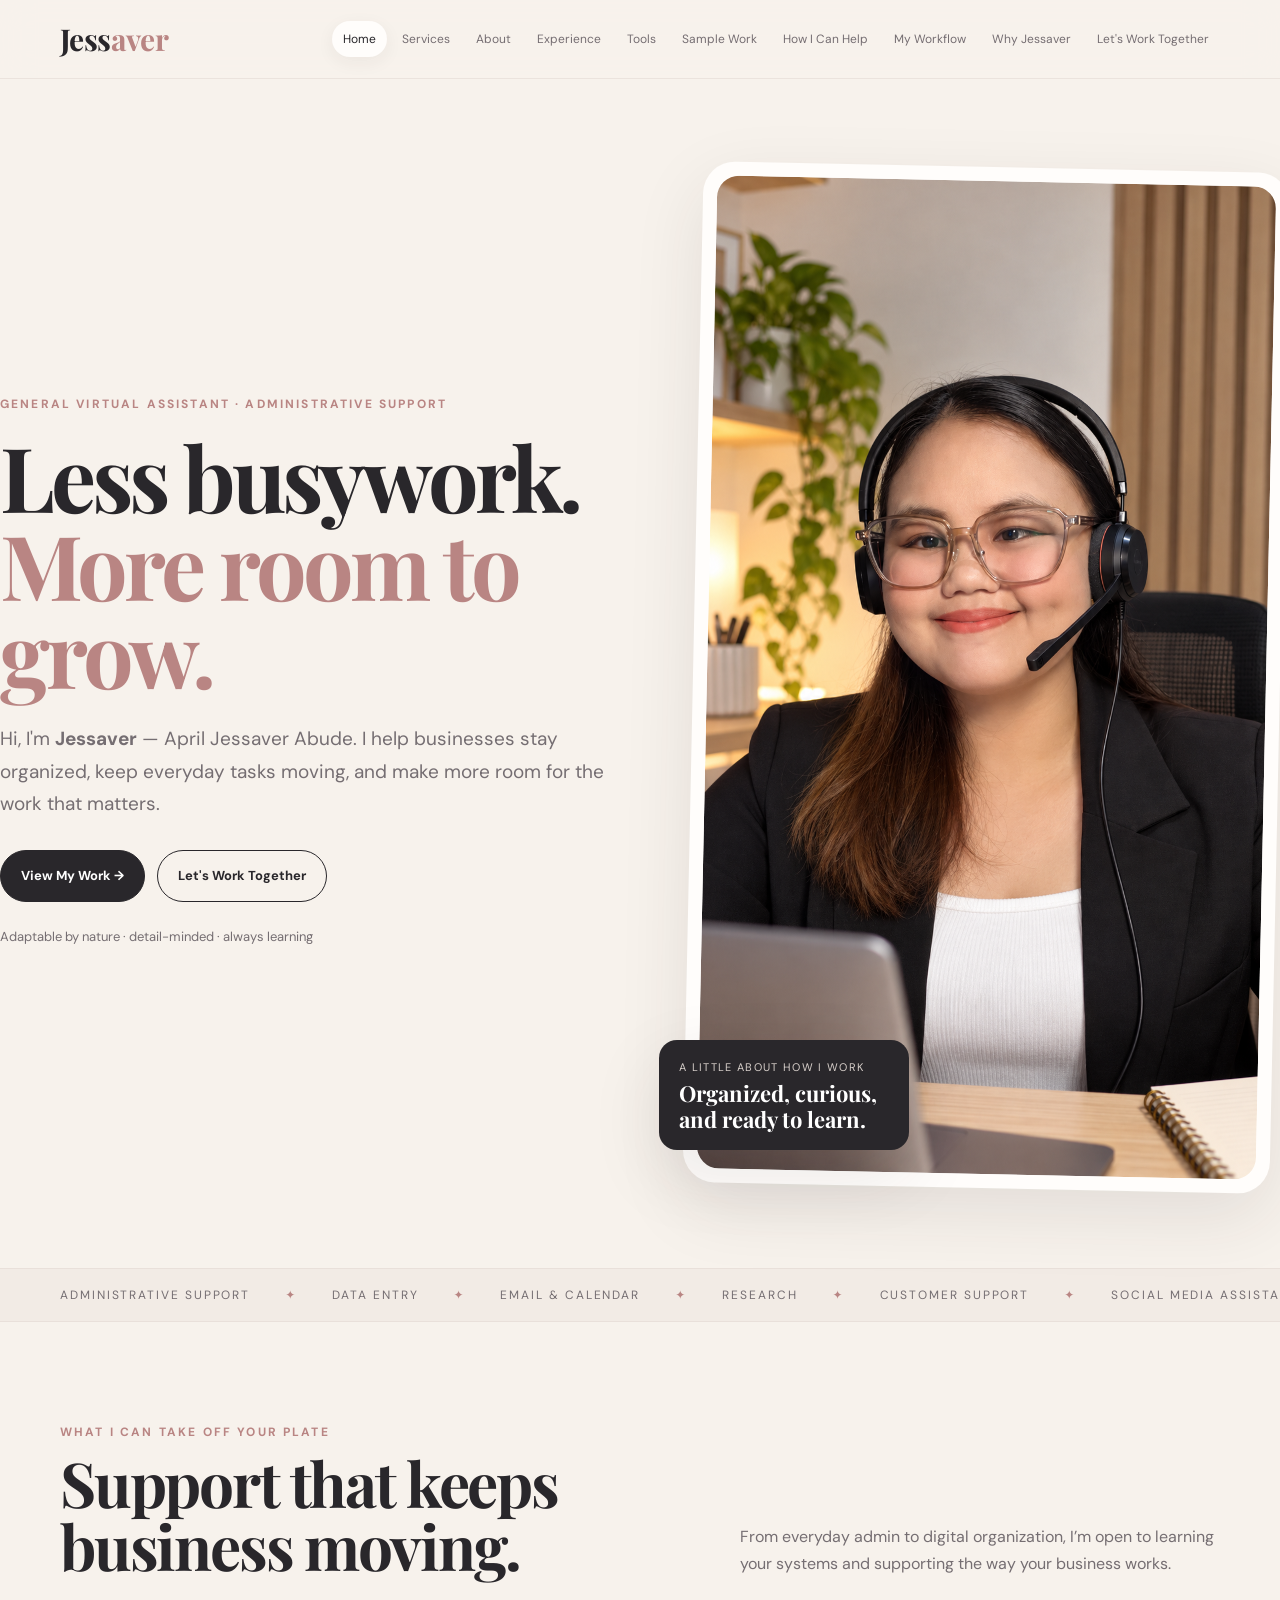
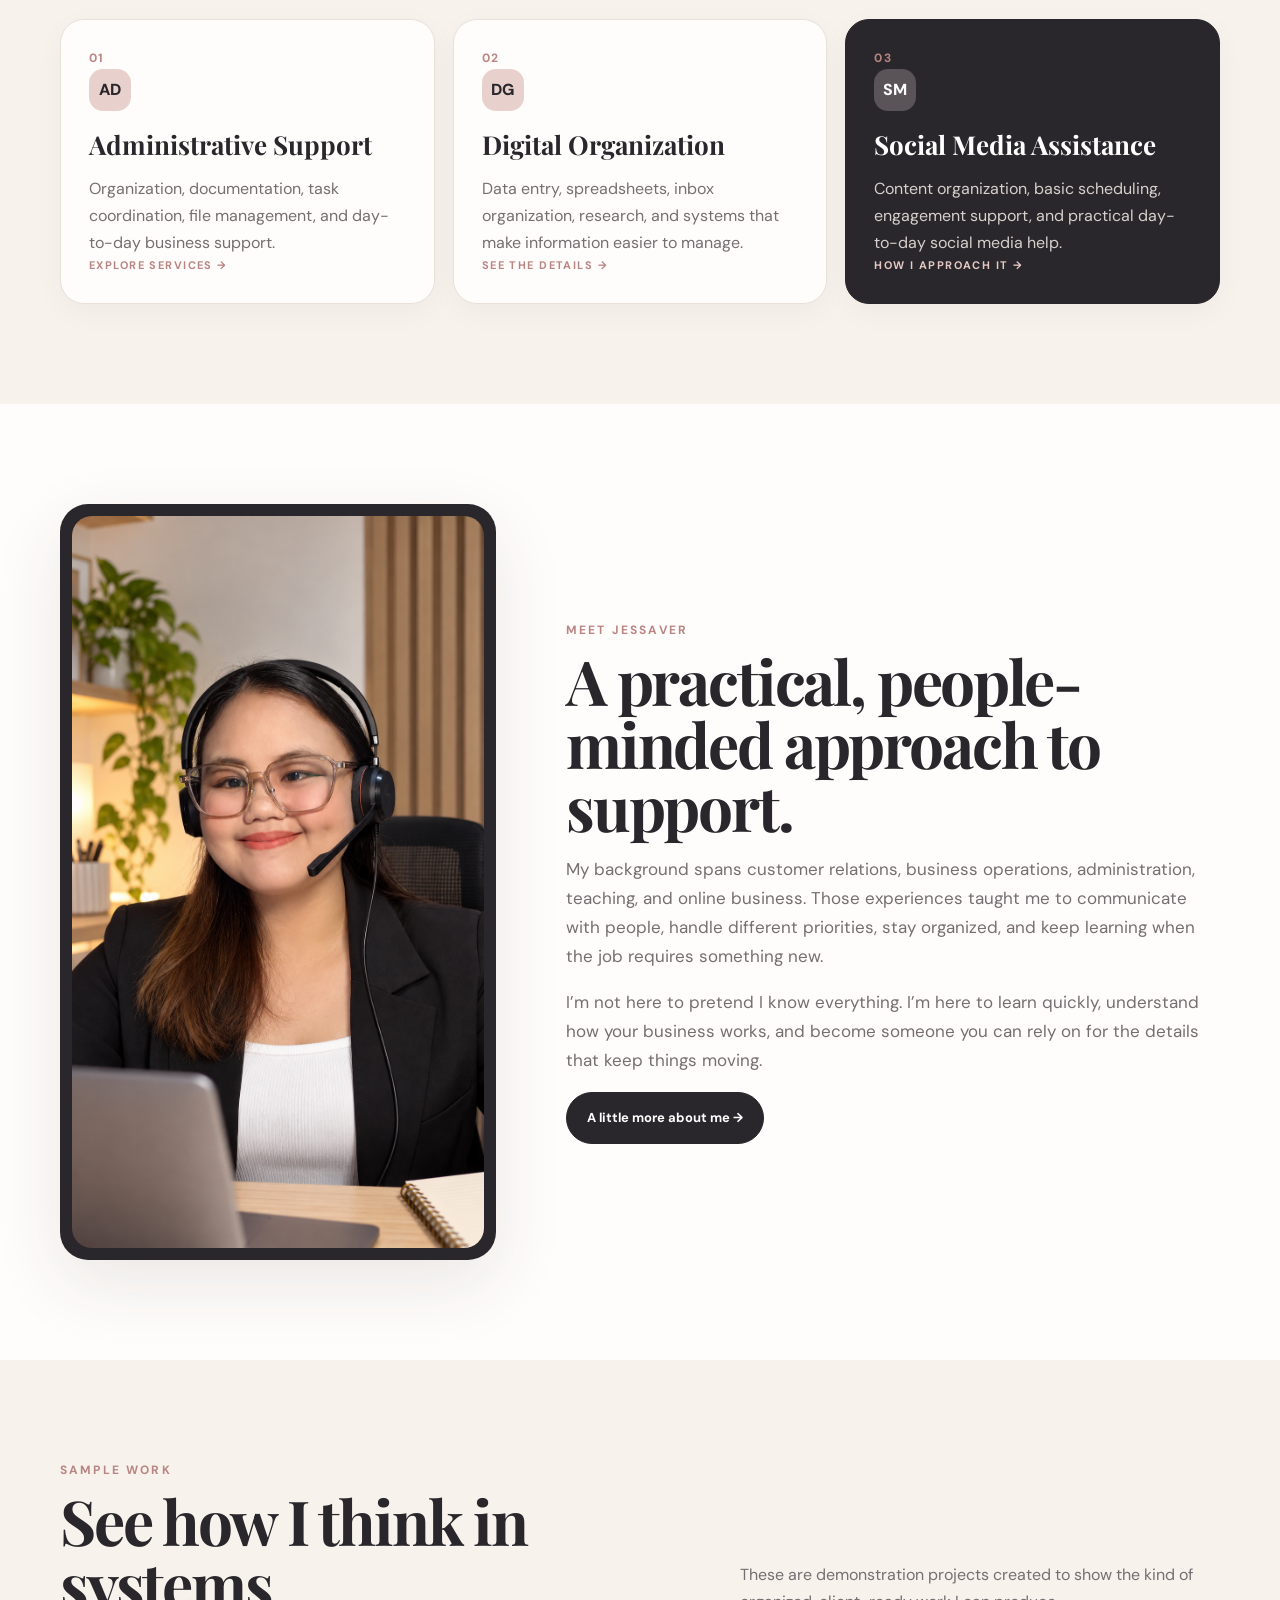
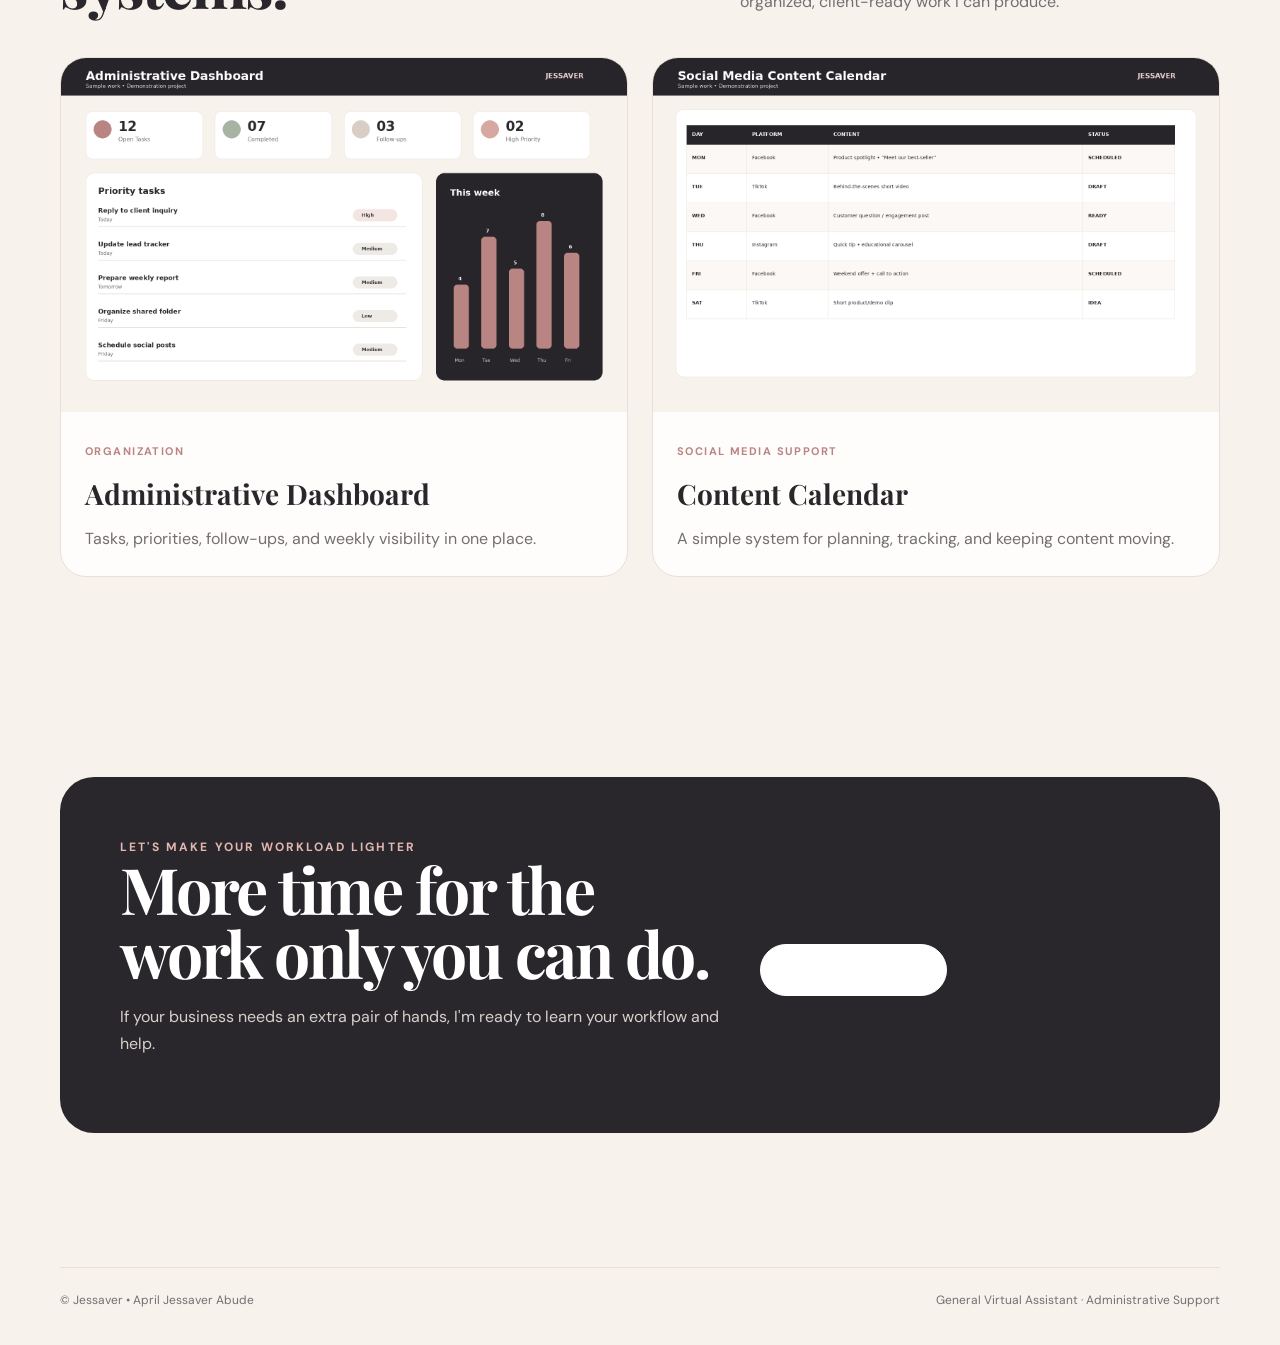
<file: index.html>
<!doctype html><html lang="en"><head><meta charset="utf-8"><meta name="viewport" content="width=device-width,initial-scale=1"><meta name="description" content="Jessaver — General Virtual Assistant and Administrative Support portfolio."><title>Home · Jessaver</title><link rel="stylesheet" href="style.css"></head><body><header class="site-header"><div class="container navbar">
      <a class="brand" href="index.html">Jess<span>aver</span></a>
      <nav class="navlinks"><a href="index.html" class="active">Home</a><a href="services.html" class="">Services</a><a href="about.html" class="">About</a><a href="experience.html" class="">Experience</a><a href="tools.html" class="">Tools</a><a href="portfolio.html" class="">Sample Work</a><a href="help.html" class="">How I Can Help</a><a href="workflow.html" class="">My Workflow</a><a href="why-jessaver.html" class="">Why Jessaver</a><a href="contact.html" class="">Let's Work Together</a></nav>
      <button class="menu-toggle" type="button" aria-expanded="false" aria-controls="mobile-menu" aria-label="Open navigation menu"><span></span><span></span><span></span></button>
      <div class="mobile-menu" id="mobile-menu" aria-hidden="true"><div class="mobile-menu-inner"><a href="index.html" class="active">Home</a><a href="services.html" class="">Services</a><a href="about.html" class="">About</a><a href="experience.html" class="">Experience</a><a href="tools.html" class="">Tools</a><a href="portfolio.html" class="">Sample Work</a><a href="help.html" class="">How I Can Help</a><a href="workflow.html" class="">My Workflow</a><a href="why-jessaver.html" class="">Why Jessaver</a><a href="contact.html" class="">Let's Work Together</a></div></div>
    </div></header>
<main>
<section class="hero"><div class="container" style="display:contents">
<div>
<div class="eyebrow">General Virtual Assistant · Administrative Support</div>
<h1>Less busywork.<br><em>More room to grow.</em></h1>
<p class="lead">Hi, I'm <strong>Jessaver</strong> — April Jessaver Abude. I help businesses stay organized, keep everyday tasks moving, and make more room for the work that matters.</p>
<div class="actions"><a class="btn primary" href="portfolio.html">View My Work →</a><a class="btn secondary" href="contact.html">Let's Work Together</a></div>
<p style="margin-top:24px;font-size:13px;color:var(--muted)">Adaptable by nature · detail-minded · always learning</p>
</div>
<div class="hero-photo"><div class="photo-frame"><img src="assets/jessaver-hero.png" alt="Professional portrait of Jessaver"></div><div class="floating-card"><small>A little about how I work</small><strong>Organized, curious, and ready to learn.</strong></div></div>
</div></section>
<div class="marquee"><div class="container marquee-inner"><span>Administrative Support</span><span>Data Entry</span><span>Email & Calendar</span><span>Research</span><span>Customer Support</span><span>Social Media Assistance</span></div></div>
<section class="section"><div class="container"><div class="section-head"><div><div class="section-kicker">What I can take off your plate</div><h2>Support that keeps business moving.</h2></div><p>From everyday admin to digital organization, I’m open to learning your systems and supporting the way your business works.</p></div>
<div class="grid-3">
<div class="card service-card"><div><div class="num">01</div><div class="icon">AD</div><h3>Administrative Support</h3><p>Organization, documentation, task coordination, file management, and day-to-day business support.</p></div><a href="services.html" class="tag">Explore services →</a></div>
<div class="card service-card"><div><div class="num">02</div><div class="icon">DG</div><h3>Digital Organization</h3><p>Data entry, spreadsheets, inbox organization, research, and systems that make information easier to manage.</p></div><a href="services.html" class="tag">See the details →</a></div>
<div class="card dark service-card"><div><div class="num">03</div><div class="icon" style="background:#5a5357;color:white">SM</div><h3>Social Media Assistance</h3><p>Content organization, basic scheduling, engagement support, and practical day-to-day social media help.</p></div><a href="services.html" class="tag" style="color:#e6c9c4">How I approach it →</a></div>
</div></div></section>
<section class="section alt"><div class="container"><div class="about-layout"><div class="about-photo"><img src="assets/jessaver-hero.png" alt="Jessaver professional portrait"></div><div><div class="section-kicker">Meet Jessaver</div><h2>A practical, people-minded approach to support.</h2><p class="prose">My background spans customer relations, business operations, administration, teaching, and online business. Those experiences taught me to communicate with people, handle different priorities, stay organized, and keep learning when the job requires something new.</p><p class="prose">I’m not here to pretend I know everything. I’m here to learn quickly, understand how your business works, and become someone you can rely on for the details that keep things moving.</p><a class="btn primary" href="about.html">A little more about me →</a></div></div></div></section>
<section class="section"><div class="container"><div class="section-head"><div><div class="section-kicker">Sample work</div><h2>See how I think in systems.</h2></div><p>These are demonstration projects created to show the kind of organized, client-ready work I can produce.</p></div>
<div class="portfolio-grid">
<a class="work-card" href="portfolio.html"><img src="assets/sample-dashboard.png"><div class="work-body"><span class="tag">Organization</span><h3>Administrative Dashboard</h3><p>Tasks, priorities, follow-ups, and weekly visibility in one place.</p></div></a>
<a class="work-card" href="portfolio.html"><img src="assets/sample-content-calendar.png"><div class="work-body"><span class="tag">Social Media Support</span><h3>Content Calendar</h3><p>A simple system for planning, tracking, and keeping content moving.</p></div></a>
</div></div></section>
<section class="section"><div class="container"><div class="cta"><div><div class="section-kicker" style="color:#e2b7b1">Let's make your workload lighter</div><h2>More time for the work only you can do.</h2><p>If your business needs an extra pair of hands, I'm ready to learn your workflow and help.</p></div><div class="actions"><a class="btn" style="background:white;border-color:white" href="contact.html">Start a conversation →</a></div></div></div></section>
</main><footer class="footer"><div class="container footer-row"><span>© Jessaver • April Jessaver Abude</span><span>General Virtual Assistant · Administrative Support</span></div></footer><script>
(function(){const b=document.querySelector('.menu-toggle'),m=document.querySelector('.mobile-menu');if(!b||!m)return;function close(){b.setAttribute('aria-expanded','false');b.setAttribute('aria-label','Open navigation menu');m.setAttribute('aria-hidden','true');m.classList.remove('open');}b.addEventListener('click',()=>{const open=b.getAttribute('aria-expanded')==='true';if(open)close();else{b.setAttribute('aria-expanded','true');b.setAttribute('aria-label','Close navigation menu');m.setAttribute('aria-hidden','false');m.classList.add('open');}});m.querySelectorAll('a').forEach(a=>a.addEventListener('click',close));window.addEventListener('resize',()=>{if(window.innerWidth>760)close();});})();
</script></body></html>
</file>
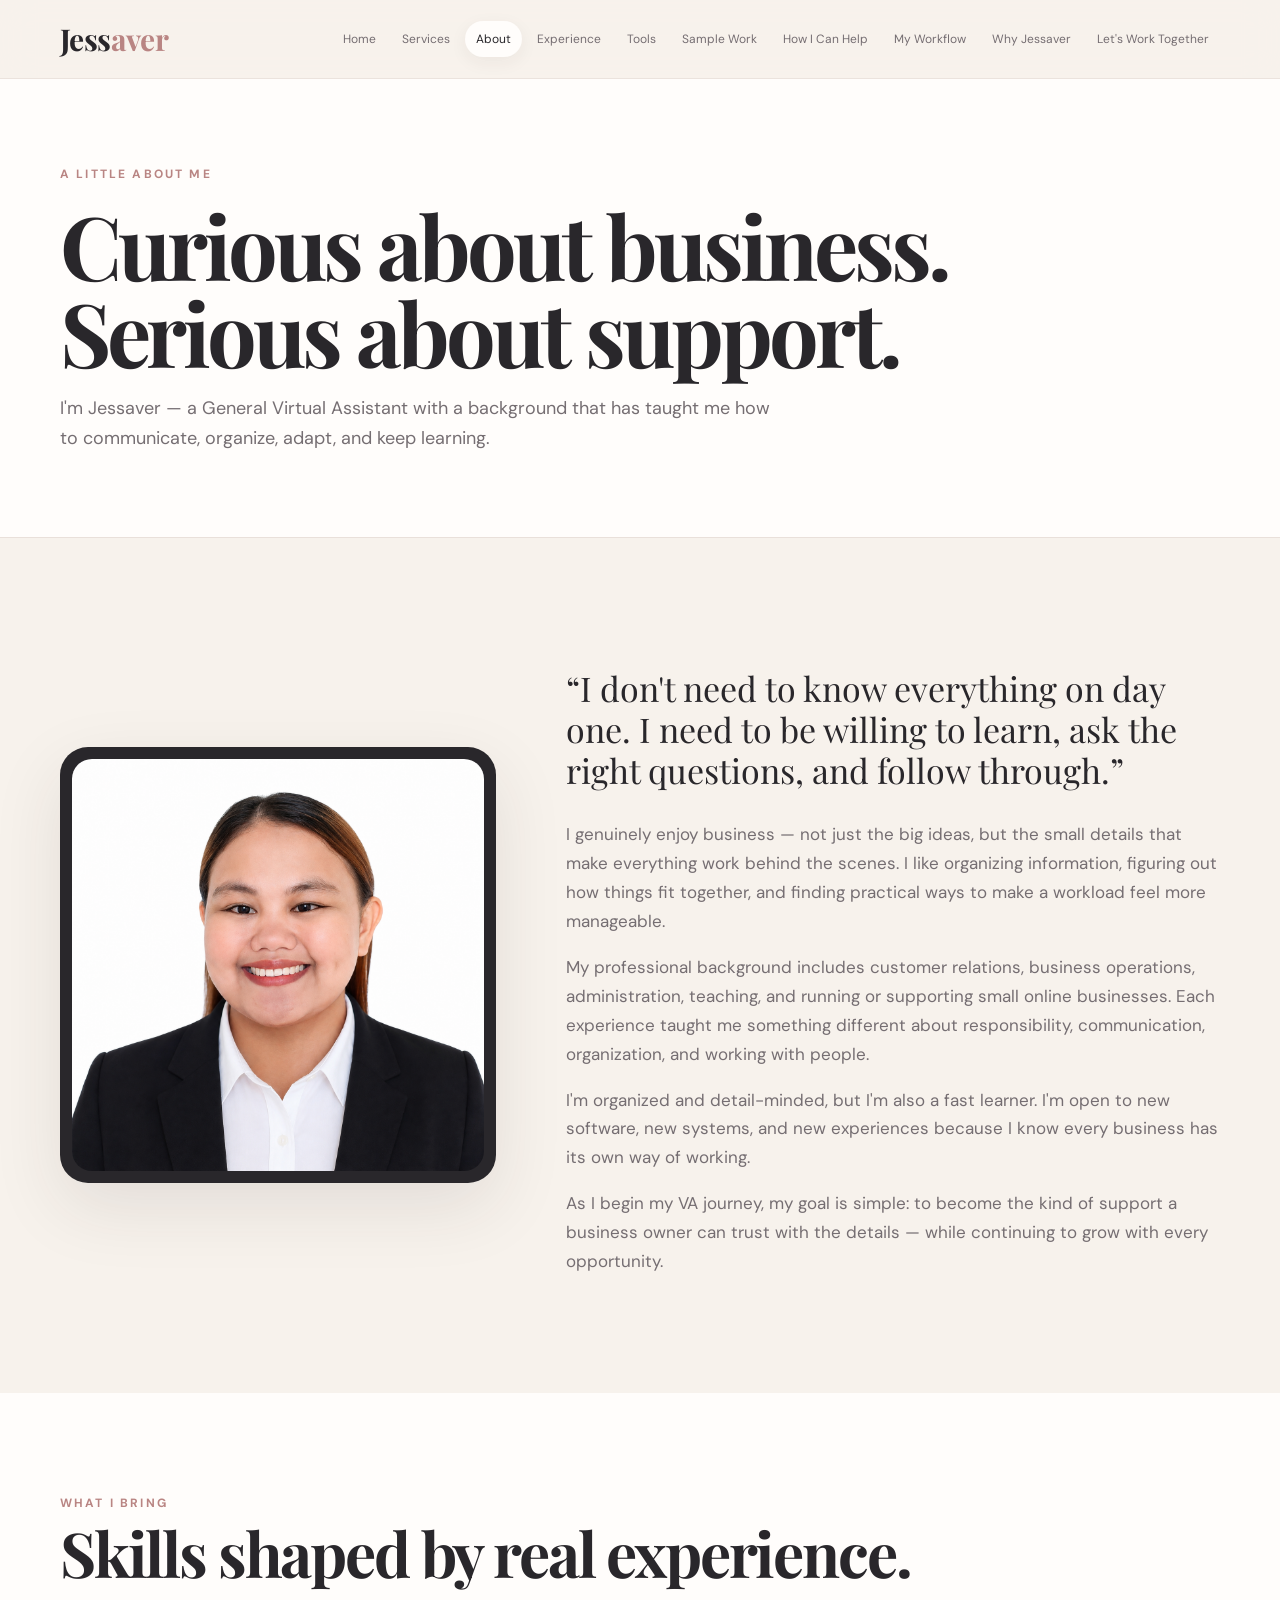
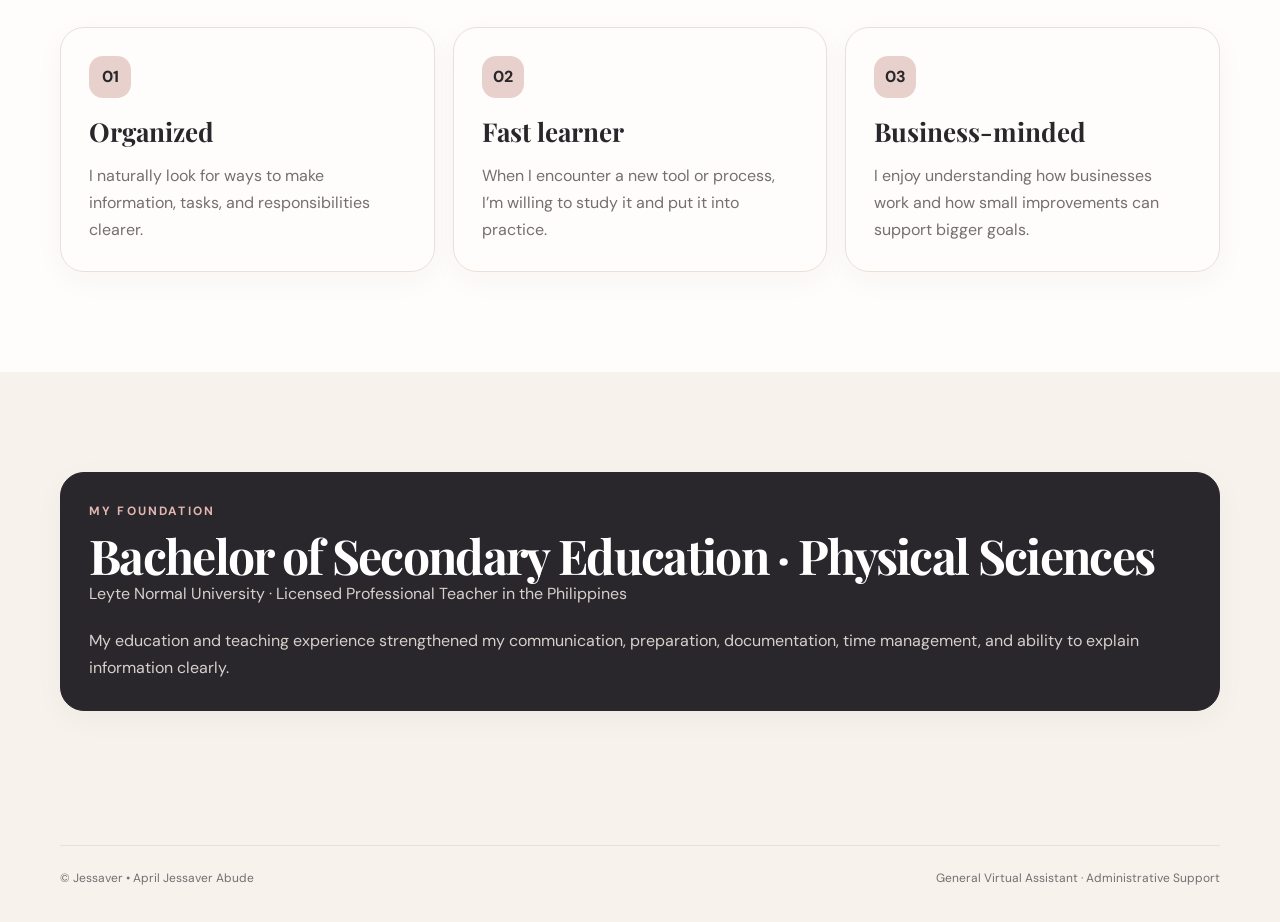
<file: about.html>
<!doctype html><html lang="en"><head><meta charset="utf-8"><meta name="viewport" content="width=device-width,initial-scale=1"><meta name="description" content="Jessaver — General Virtual Assistant and Administrative Support portfolio."><title>About Jessaver · Jessaver</title><link rel="stylesheet" href="style.css"></head><body><header class="site-header"><div class="container navbar">
      <a class="brand" href="index.html">Jess<span>aver</span></a>
      <nav class="navlinks"><a href="index.html" class="">Home</a><a href="services.html" class="">Services</a><a href="about.html" class="active">About</a><a href="experience.html" class="">Experience</a><a href="tools.html" class="">Tools</a><a href="portfolio.html" class="">Sample Work</a><a href="help.html" class="">How I Can Help</a><a href="workflow.html" class="">My Workflow</a><a href="why-jessaver.html" class="">Why Jessaver</a><a href="contact.html" class="">Let's Work Together</a></nav>
      <button class="menu-toggle" type="button" aria-expanded="false" aria-controls="mobile-menu" aria-label="Open navigation menu"><span></span><span></span><span></span></button>
      <div class="mobile-menu" id="mobile-menu" aria-hidden="true"><div class="mobile-menu-inner"><a href="index.html" class="">Home</a><a href="services.html" class="">Services</a><a href="about.html" class="active">About</a><a href="experience.html" class="">Experience</a><a href="tools.html" class="">Tools</a><a href="portfolio.html" class="">Sample Work</a><a href="help.html" class="">How I Can Help</a><a href="workflow.html" class="">My Workflow</a><a href="why-jessaver.html" class="">Why Jessaver</a><a href="contact.html" class="">Let's Work Together</a></div></div>
    </div></header>
<main><section class="page-hero"><div class="container"><div class="eyebrow">A little about me</div><h1>Curious about business.<br>Serious about support.</h1><p>I'm Jessaver — a General Virtual Assistant with a background that has taught me how to communicate, organize, adapt, and keep learning.</p></div></section>
<section class="section"><div class="container"><div class="about-layout"><div class="about-photo"><img src="assets/jessaver-profile.png" alt="Jessaver professional portrait"></div><div><div class="quote">“I don't need to know everything on day one. I need to be willing to learn, ask the right questions, and follow through.”</div><p class="prose">I genuinely enjoy business — not just the big ideas, but the small details that make everything work behind the scenes. I like organizing information, figuring out how things fit together, and finding practical ways to make a workload feel more manageable.</p><p class="prose">My professional background includes customer relations, business operations, administration, teaching, and running or supporting small online businesses. Each experience taught me something different about responsibility, communication, organization, and working with people.</p><p class="prose">I'm organized and detail-minded, but I'm also a fast learner. I'm open to new software, new systems, and new experiences because I know every business has its own way of working.</p><p class="prose">As I begin my VA journey, my goal is simple: to become the kind of support a business owner can trust with the details — while continuing to grow with every opportunity.</p></div></div></div></section>
<section class="section alt"><div class="container"><div class="section-head"><div><div class="section-kicker">What I bring</div><h2>Skills shaped by real experience.</h2></div></div><div class="grid-3">
<div class="card"><div class="icon">01</div><h3>Organized</h3><p>I naturally look for ways to make information, tasks, and responsibilities clearer.</p></div>
<div class="card"><div class="icon">02</div><h3>Fast learner</h3><p>When I encounter a new tool or process, I’m willing to study it and put it into practice.</p></div>
<div class="card"><div class="icon">03</div><h3>Business-minded</h3><p>I enjoy understanding how businesses work and how small improvements can support bigger goals.</p></div>
</div></div></section>
<section class="section"><div class="container"><div class="card dark"><div class="section-kicker" style="color:#e2b7b1">My foundation</div><h2 style="font-family:'Playfair Display';font-size:48px;line-height:1.05">Bachelor of Secondary Education · Physical Sciences</h2><p> Leyte Normal University · Licensed Professional Teacher in the Philippines</p><p style="margin-top:20px;color:#d7d0cc">My education and teaching experience strengthened my communication, preparation, documentation, time management, and ability to explain information clearly.</p></div></div></section>
</main><footer class="footer"><div class="container footer-row"><span>© Jessaver • April Jessaver Abude</span><span>General Virtual Assistant · Administrative Support</span></div></footer><script>
(function(){const b=document.querySelector('.menu-toggle'),m=document.querySelector('.mobile-menu');if(!b||!m)return;function close(){b.setAttribute('aria-expanded','false');b.setAttribute('aria-label','Open navigation menu');m.setAttribute('aria-hidden','true');m.classList.remove('open');}b.addEventListener('click',()=>{const open=b.getAttribute('aria-expanded')==='true';if(open)close();else{b.setAttribute('aria-expanded','true');b.setAttribute('aria-label','Close navigation menu');m.setAttribute('aria-hidden','false');m.classList.add('open');}});m.querySelectorAll('a').forEach(a=>a.addEventListener('click',close));window.addEventListener('resize',()=>{if(window.innerWidth>760)close();});})();
</script></body></html>
</file>
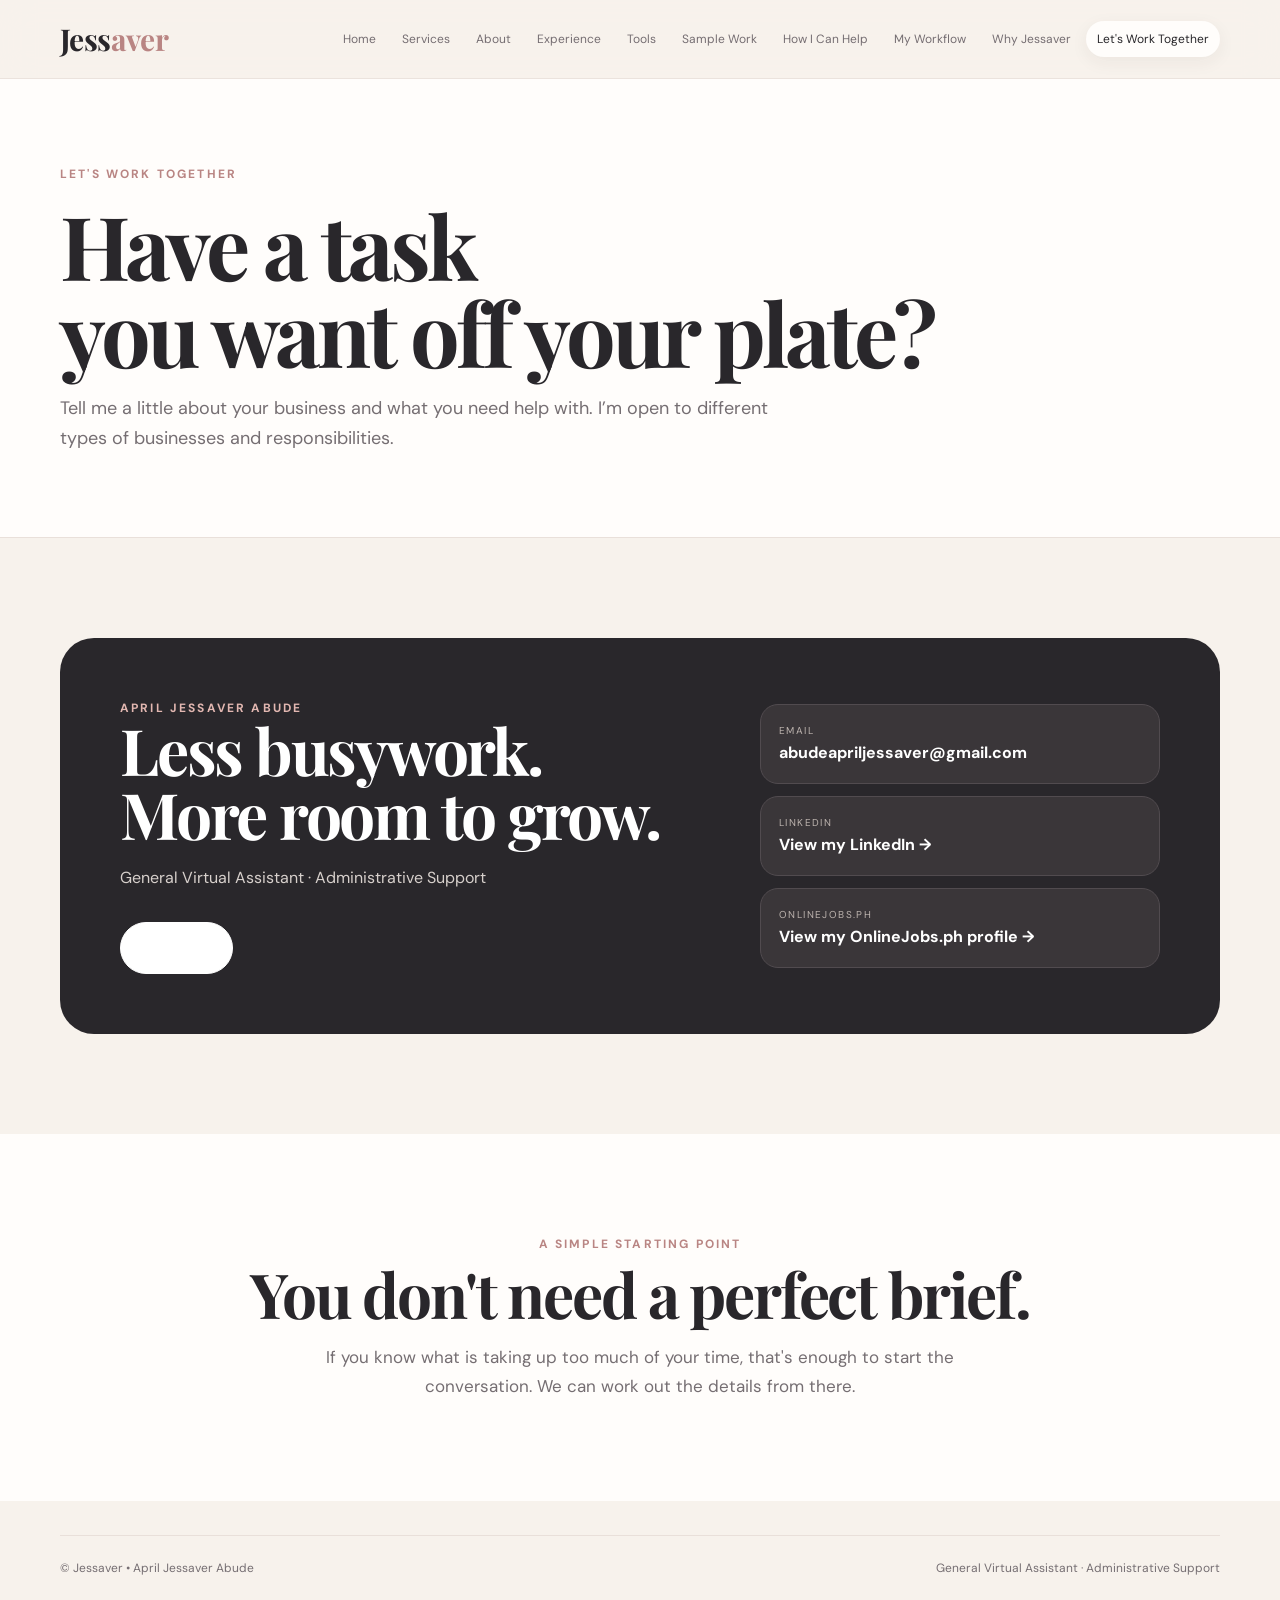
<file: contact.html>
<!doctype html><html lang="en"><head><meta charset="utf-8"><meta name="viewport" content="width=device-width,initial-scale=1"><meta name="description" content="Jessaver — General Virtual Assistant and Administrative Support portfolio."><title>Let&#x27;s Work Together · Jessaver</title><link rel="stylesheet" href="style.css"></head><body><header class="site-header"><div class="container navbar">
      <a class="brand" href="index.html">Jess<span>aver</span></a>
      <nav class="navlinks"><a href="index.html" class="">Home</a><a href="services.html" class="">Services</a><a href="about.html" class="">About</a><a href="experience.html" class="">Experience</a><a href="tools.html" class="">Tools</a><a href="portfolio.html" class="">Sample Work</a><a href="help.html" class="">How I Can Help</a><a href="workflow.html" class="">My Workflow</a><a href="why-jessaver.html" class="">Why Jessaver</a><a href="contact.html" class="active">Let's Work Together</a></nav>
      <button class="menu-toggle" type="button" aria-expanded="false" aria-controls="mobile-menu" aria-label="Open navigation menu"><span></span><span></span><span></span></button>
      <div class="mobile-menu" id="mobile-menu" aria-hidden="true"><div class="mobile-menu-inner"><a href="index.html" class="">Home</a><a href="services.html" class="">Services</a><a href="about.html" class="">About</a><a href="experience.html" class="">Experience</a><a href="tools.html" class="">Tools</a><a href="portfolio.html" class="">Sample Work</a><a href="help.html" class="">How I Can Help</a><a href="workflow.html" class="">My Workflow</a><a href="why-jessaver.html" class="">Why Jessaver</a><a href="contact.html" class="active">Let's Work Together</a></div></div>
    </div></header>
<main><section class="page-hero"><div class="container"><div class="eyebrow">Let's work together</div><h1>Have a task<br>you want off your plate?</h1><p>Tell me a little about your business and what you need help with. I’m open to different types of businesses and responsibilities.</p></div></section>
<section class="section"><div class="container"><div class="cta"><div><div class="section-kicker" style="color:#e2b7b1">April Jessaver Abude</div><h2>Less busywork.<br>More room to grow.</h2><p>General Virtual Assistant · Administrative Support</p><div class="actions"><a class="btn" style="background:white;border-color:white" href="mailto:abudeapriljessaver@gmail.com">Email me →</a></div></div>
<div class="contact-list">
<div class="contact-item"><small>Email</small><a href="mailto:abudeapriljessaver@gmail.com">abudeapriljessaver@gmail.com</a></div>
<div class="contact-item"><small>LinkedIn</small><a href="https://www.linkedin.com/in/april-jessaver-abude-b0b0a529/" target="_blank" rel="noopener">View my LinkedIn →</a></div>
<div class="contact-item"><small>OnlineJobs.ph</small><a href="https://v2.onlinejobs.ph/jobseekers" target="_blank" rel="noopener">View my OnlineJobs.ph profile →</a></div>
</div></div></div></section>
<section class="section alt"><div class="container center"><div class="section-kicker">A simple starting point</div><h2>You don't need a perfect brief.</h2><p class="prose" style="max-width:680px;margin:18px auto 0">If you know what is taking up too much of your time, that's enough to start the conversation. We can work out the details from there.</p></div></section>
</main><footer class="footer"><div class="container footer-row"><span>© Jessaver • April Jessaver Abude</span><span>General Virtual Assistant · Administrative Support</span></div></footer><script>
(function(){const b=document.querySelector('.menu-toggle'),m=document.querySelector('.mobile-menu');if(!b||!m)return;function close(){b.setAttribute('aria-expanded','false');b.setAttribute('aria-label','Open navigation menu');m.setAttribute('aria-hidden','true');m.classList.remove('open');}b.addEventListener('click',()=>{const open=b.getAttribute('aria-expanded')==='true';if(open)close();else{b.setAttribute('aria-expanded','true');b.setAttribute('aria-label','Close navigation menu');m.setAttribute('aria-hidden','false');m.classList.add('open');}});m.querySelectorAll('a').forEach(a=>a.addEventListener('click',close));window.addEventListener('resize',()=>{if(window.innerWidth>760)close();});})();
</script></body></html>
</file>
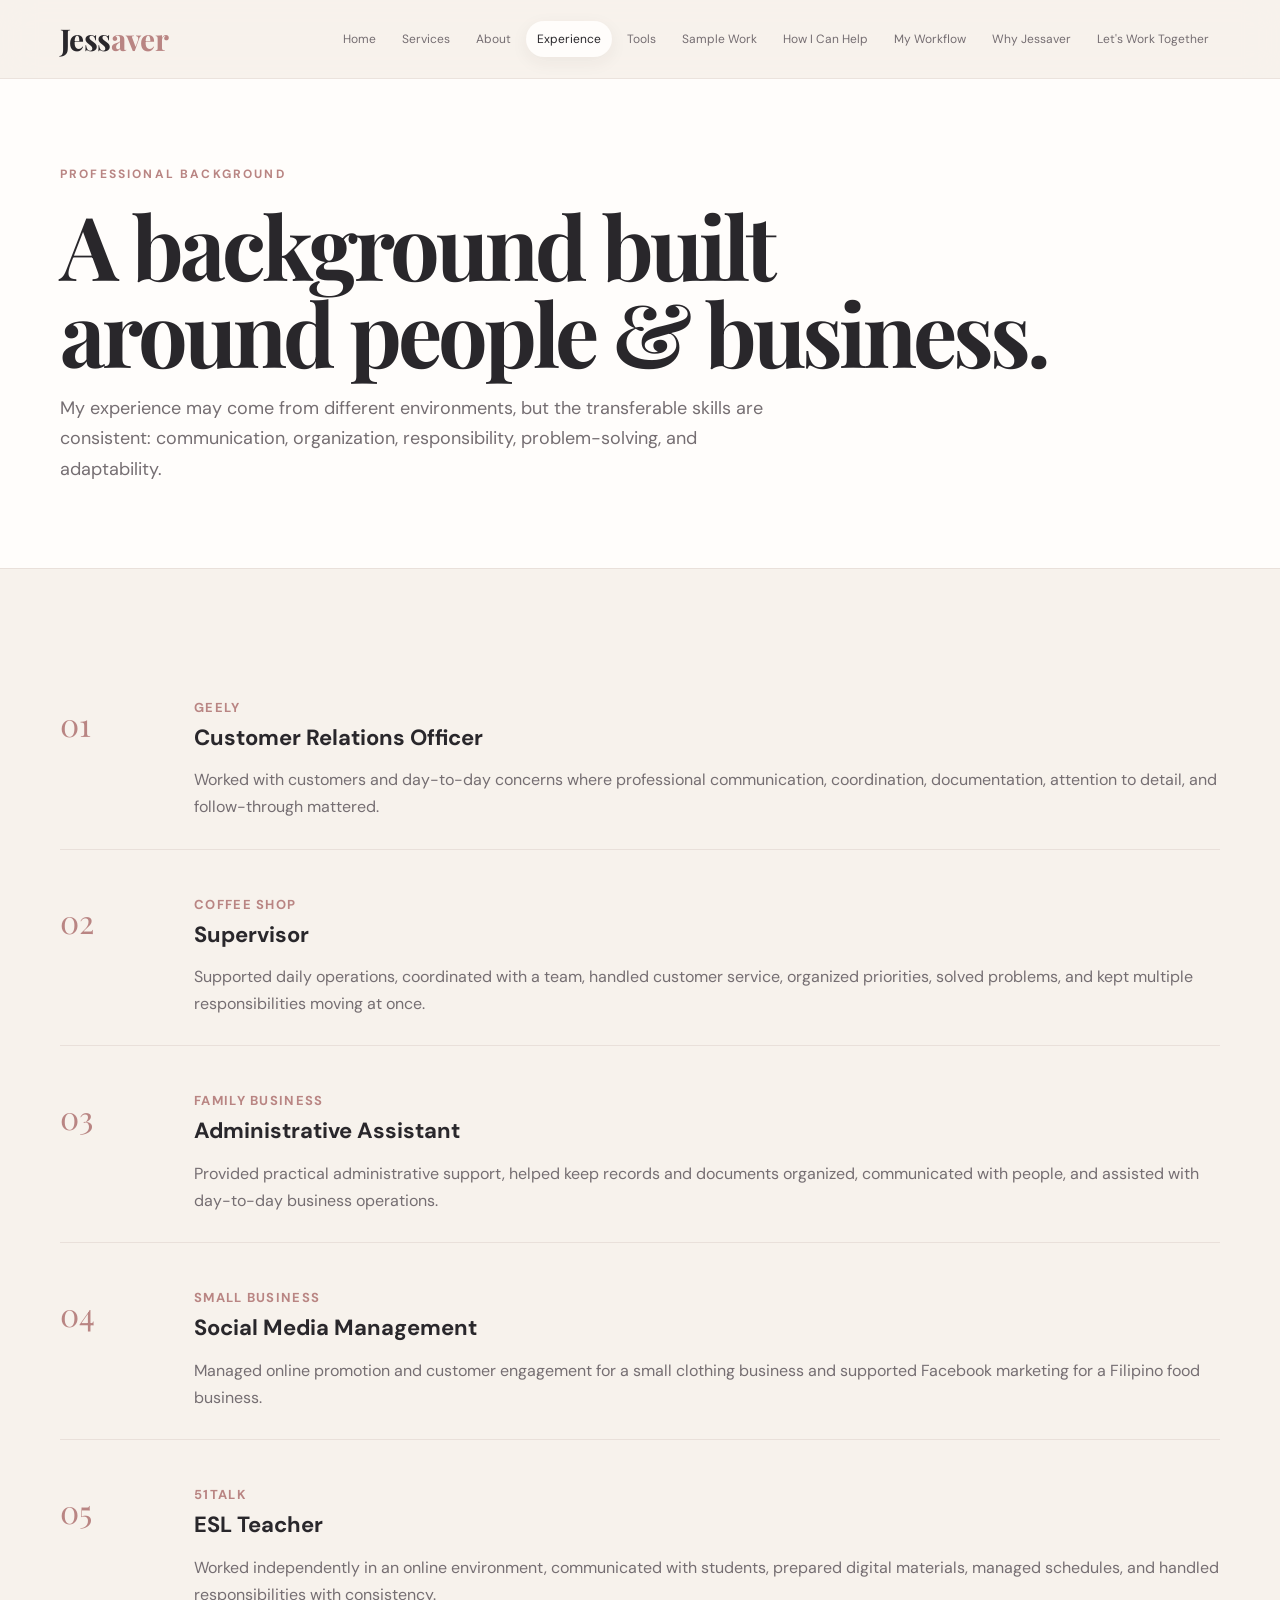
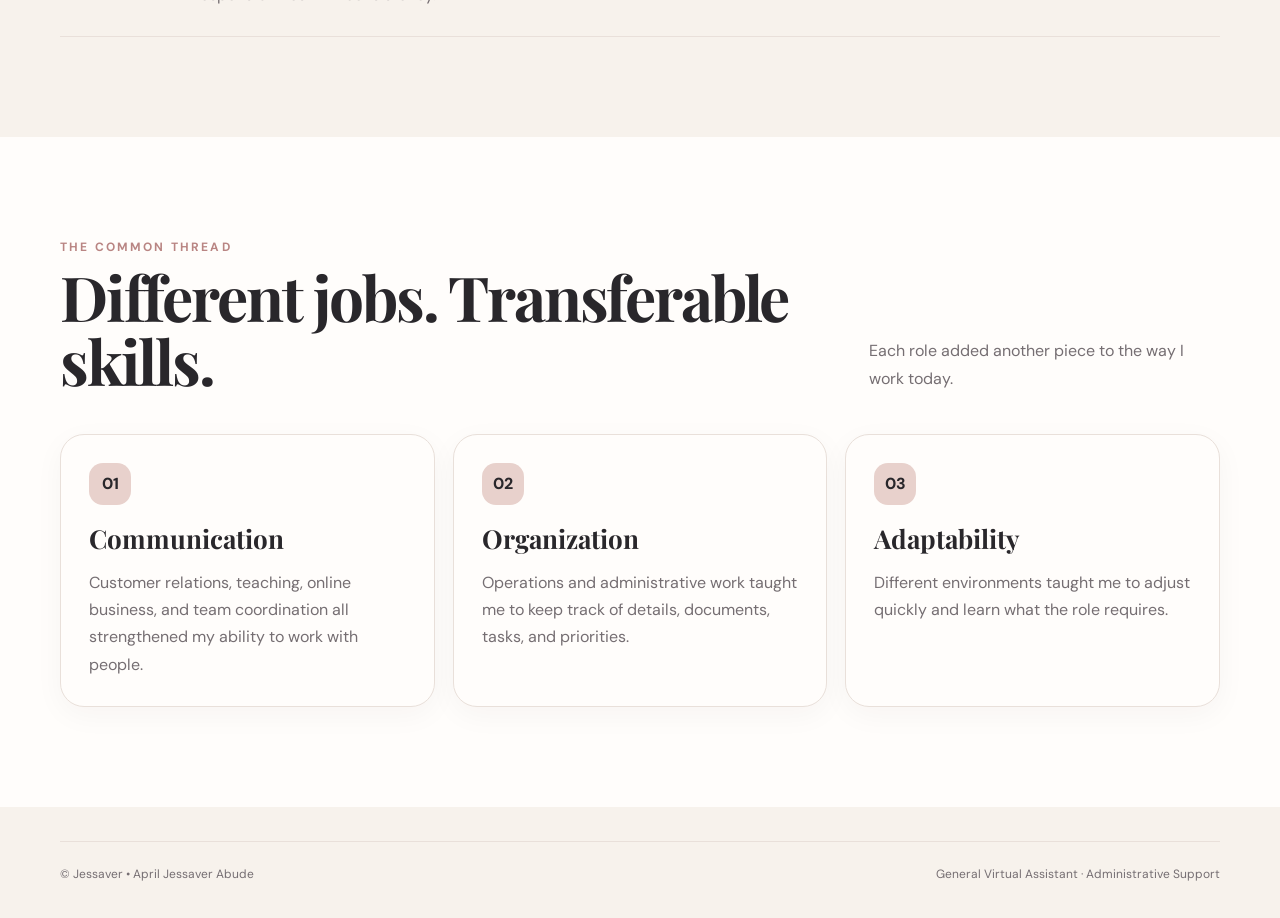
<file: experience.html>
<!doctype html><html lang="en"><head><meta charset="utf-8"><meta name="viewport" content="width=device-width,initial-scale=1"><meta name="description" content="Jessaver — General Virtual Assistant and Administrative Support portfolio."><title>Experience · Jessaver</title><link rel="stylesheet" href="style.css"></head><body><header class="site-header"><div class="container navbar">
      <a class="brand" href="index.html">Jess<span>aver</span></a>
      <nav class="navlinks"><a href="index.html" class="">Home</a><a href="services.html" class="">Services</a><a href="about.html" class="">About</a><a href="experience.html" class="active">Experience</a><a href="tools.html" class="">Tools</a><a href="portfolio.html" class="">Sample Work</a><a href="help.html" class="">How I Can Help</a><a href="workflow.html" class="">My Workflow</a><a href="why-jessaver.html" class="">Why Jessaver</a><a href="contact.html" class="">Let's Work Together</a></nav>
      <button class="menu-toggle" type="button" aria-expanded="false" aria-controls="mobile-menu" aria-label="Open navigation menu"><span></span><span></span><span></span></button>
      <div class="mobile-menu" id="mobile-menu" aria-hidden="true"><div class="mobile-menu-inner"><a href="index.html" class="">Home</a><a href="services.html" class="">Services</a><a href="about.html" class="">About</a><a href="experience.html" class="active">Experience</a><a href="tools.html" class="">Tools</a><a href="portfolio.html" class="">Sample Work</a><a href="help.html" class="">How I Can Help</a><a href="workflow.html" class="">My Workflow</a><a href="why-jessaver.html" class="">Why Jessaver</a><a href="contact.html" class="">Let's Work Together</a></div></div>
    </div></header>
<main><section class="page-hero"><div class="container"><div class="eyebrow">Professional background</div><h1>A background built<br>around people & business.</h1><p>My experience may come from different environments, but the transferable skills are consistent: communication, organization, responsibility, problem-solving, and adaptability.</p></div></section>
<section class="section"><div class="container"><div class="timeline">
<div class="role"><div class="role-number">01</div><div><div class="company">Geely</div><h3>Customer Relations Officer</h3><p>Worked with customers and day-to-day concerns where professional communication, coordination, documentation, attention to detail, and follow-through mattered.</p></div></div>
<div class="role"><div class="role-number">02</div><div><div class="company">Coffee Shop</div><h3>Supervisor</h3><p>Supported daily operations, coordinated with a team, handled customer service, organized priorities, solved problems, and kept multiple responsibilities moving at once.</p></div></div>
<div class="role"><div class="role-number">03</div><div><div class="company">Family Business</div><h3>Administrative Assistant</h3><p>Provided practical administrative support, helped keep records and documents organized, communicated with people, and assisted with day-to-day business operations.</p></div></div>
<div class="role"><div class="role-number">04</div><div><div class="company">Small Business</div><h3>Social Media Management</h3><p>Managed online promotion and customer engagement for a small clothing business and supported Facebook marketing for a Filipino food business.</p></div></div>
<div class="role"><div class="role-number">05</div><div><div class="company">51Talk</div><h3>ESL Teacher</h3><p>Worked independently in an online environment, communicated with students, prepared digital materials, managed schedules, and handled responsibilities with consistency.</p></div></div>
</div></div></section>
<section class="section alt"><div class="container"><div class="section-head"><div><div class="section-kicker">The common thread</div><h2>Different jobs. Transferable skills.</h2></div><p>Each role added another piece to the way I work today.</p></div><div class="grid-3">
<div class="card"><div class="icon">01</div><h3>Communication</h3><p>Customer relations, teaching, online business, and team coordination all strengthened my ability to work with people.</p></div>
<div class="card"><div class="icon">02</div><h3>Organization</h3><p>Operations and administrative work taught me to keep track of details, documents, tasks, and priorities.</p></div>
<div class="card"><div class="icon">03</div><h3>Adaptability</h3><p>Different environments taught me to adjust quickly and learn what the role requires.</p></div>
</div></div></section>
</main><footer class="footer"><div class="container footer-row"><span>© Jessaver • April Jessaver Abude</span><span>General Virtual Assistant · Administrative Support</span></div></footer><script>
(function(){const b=document.querySelector('.menu-toggle'),m=document.querySelector('.mobile-menu');if(!b||!m)return;function close(){b.setAttribute('aria-expanded','false');b.setAttribute('aria-label','Open navigation menu');m.setAttribute('aria-hidden','true');m.classList.remove('open');}b.addEventListener('click',()=>{const open=b.getAttribute('aria-expanded')==='true';if(open)close();else{b.setAttribute('aria-expanded','true');b.setAttribute('aria-label','Close navigation menu');m.setAttribute('aria-hidden','false');m.classList.add('open');}});m.querySelectorAll('a').forEach(a=>a.addEventListener('click',close));window.addEventListener('resize',()=>{if(window.innerWidth>760)close();});})();
</script></body></html>
</file>
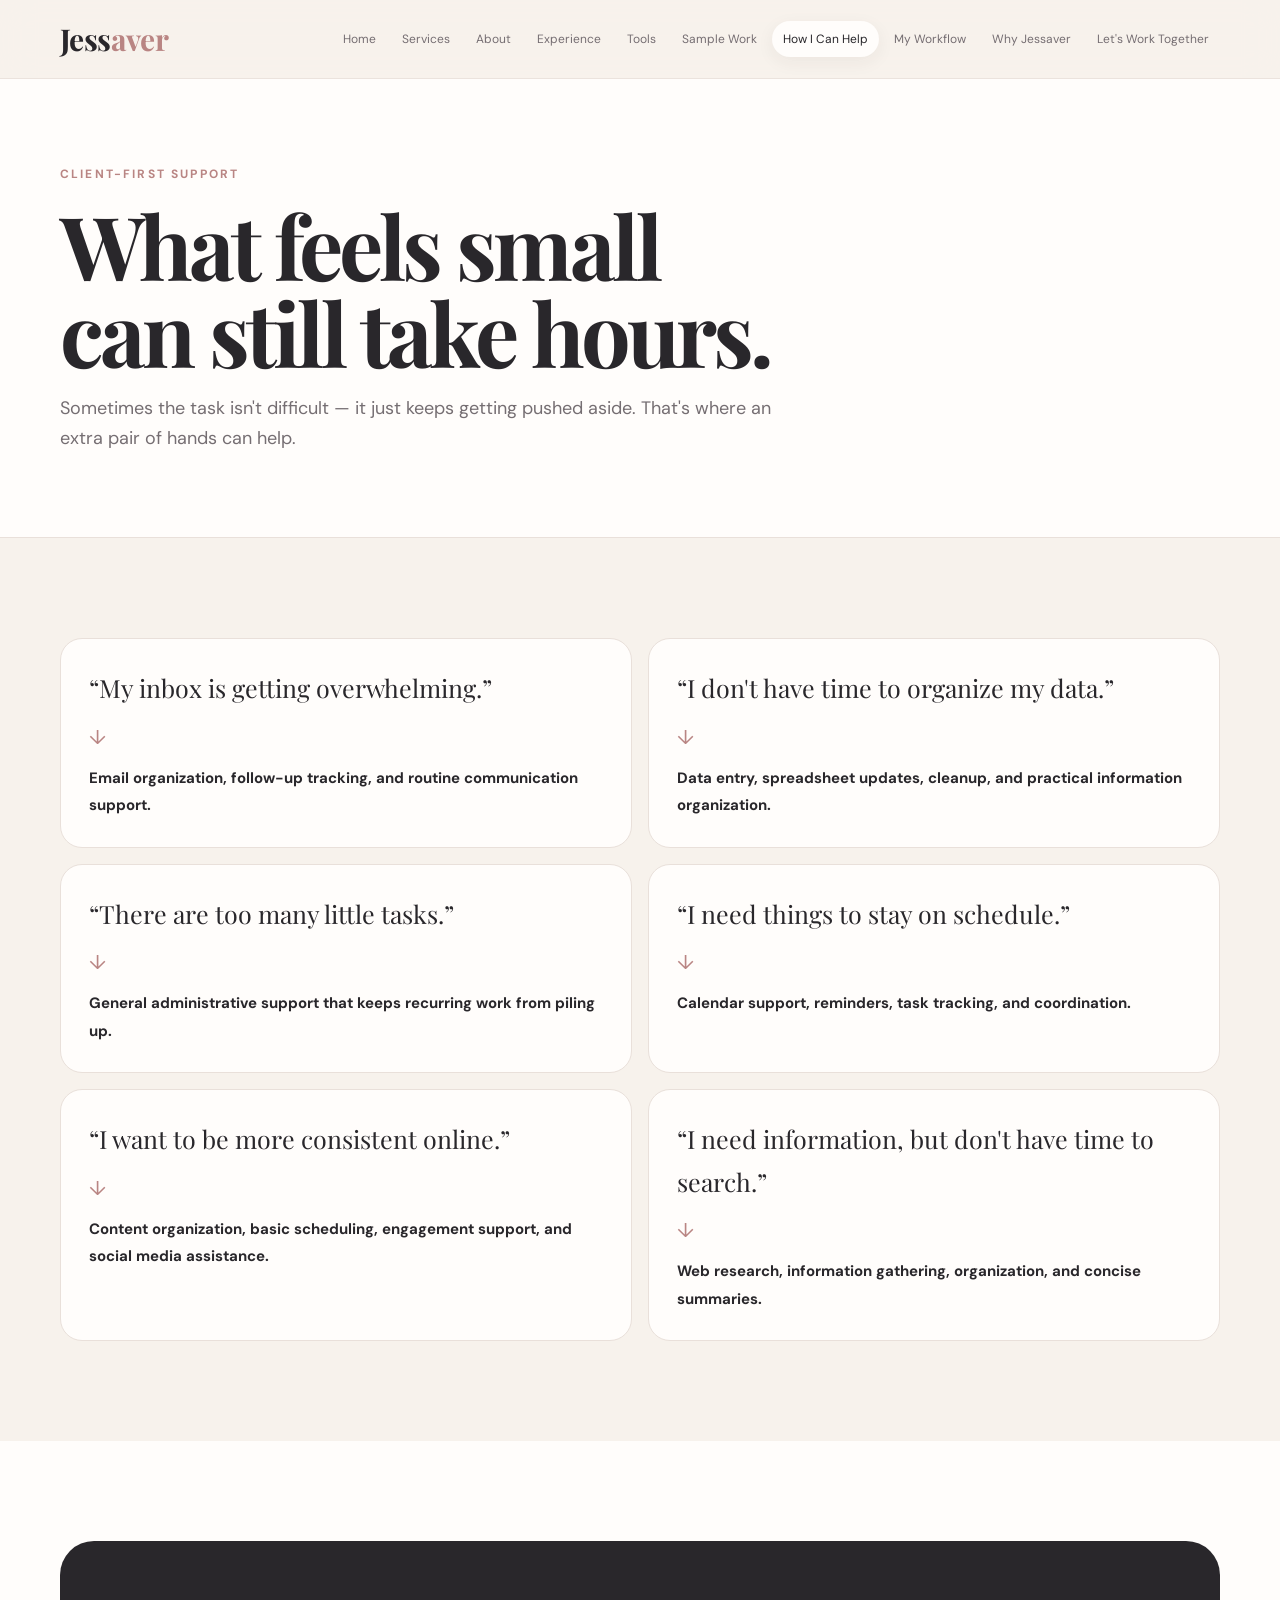
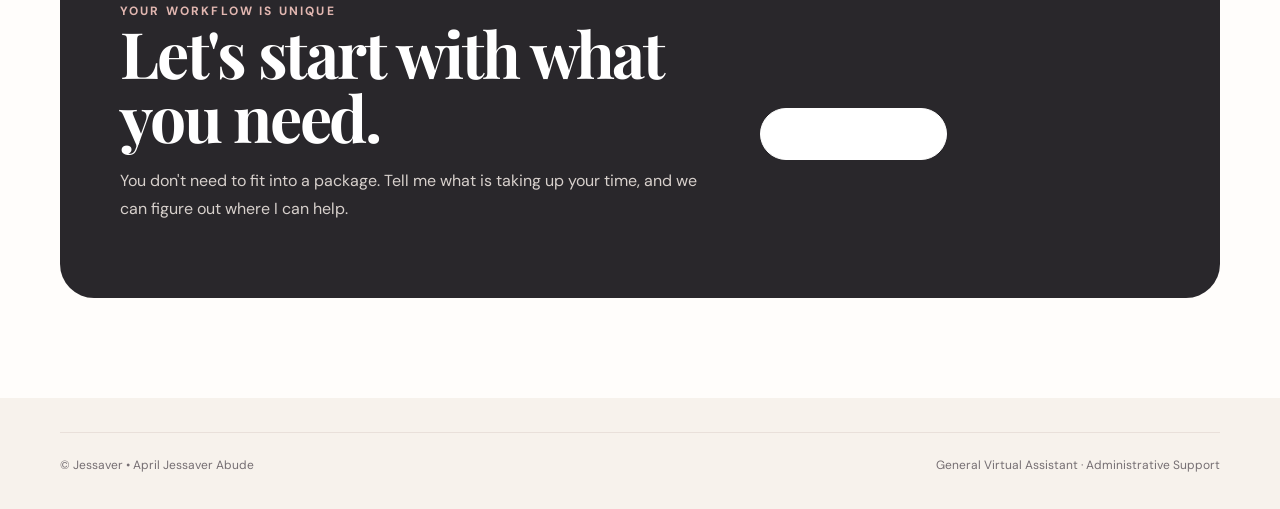
<file: help.html>
<!doctype html><html lang="en"><head><meta charset="utf-8"><meta name="viewport" content="width=device-width,initial-scale=1"><meta name="description" content="Jessaver — General Virtual Assistant and Administrative Support portfolio."><title>How I Can Help · Jessaver</title><link rel="stylesheet" href="style.css"></head><body><header class="site-header"><div class="container navbar">
      <a class="brand" href="index.html">Jess<span>aver</span></a>
      <nav class="navlinks"><a href="index.html" class="">Home</a><a href="services.html" class="">Services</a><a href="about.html" class="">About</a><a href="experience.html" class="">Experience</a><a href="tools.html" class="">Tools</a><a href="portfolio.html" class="">Sample Work</a><a href="help.html" class="active">How I Can Help</a><a href="workflow.html" class="">My Workflow</a><a href="why-jessaver.html" class="">Why Jessaver</a><a href="contact.html" class="">Let's Work Together</a></nav>
      <button class="menu-toggle" type="button" aria-expanded="false" aria-controls="mobile-menu" aria-label="Open navigation menu"><span></span><span></span><span></span></button>
      <div class="mobile-menu" id="mobile-menu" aria-hidden="true"><div class="mobile-menu-inner"><a href="index.html" class="">Home</a><a href="services.html" class="">Services</a><a href="about.html" class="">About</a><a href="experience.html" class="">Experience</a><a href="tools.html" class="">Tools</a><a href="portfolio.html" class="">Sample Work</a><a href="help.html" class="active">How I Can Help</a><a href="workflow.html" class="">My Workflow</a><a href="why-jessaver.html" class="">Why Jessaver</a><a href="contact.html" class="">Let's Work Together</a></div></div>
    </div></header>
<main><section class="page-hero"><div class="container"><div class="eyebrow">Client-first support</div><h1>What feels small<br>can still take hours.</h1><p>Sometimes the task isn't difficult — it just keeps getting pushed aside. That's where an extra pair of hands can help.</p></div></section>
<section class="section"><div class="container"><div class="problem-grid">
<div class="problem"><div class="problem-q">“My inbox is getting overwhelming.”</div><div class="arrow">↓</div><strong>Email organization, follow-up tracking, and routine communication support.</strong></div>
<div class="problem"><div class="problem-q">“I don't have time to organize my data.”</div><div class="arrow">↓</div><strong>Data entry, spreadsheet updates, cleanup, and practical information organization.</strong></div>
<div class="problem"><div class="problem-q">“There are too many little tasks.”</div><div class="arrow">↓</div><strong>General administrative support that keeps recurring work from piling up.</strong></div>
<div class="problem"><div class="problem-q">“I need things to stay on schedule.”</div><div class="arrow">↓</div><strong>Calendar support, reminders, task tracking, and coordination.</strong></div>
<div class="problem"><div class="problem-q">“I want to be more consistent online.”</div><div class="arrow">↓</div><strong>Content organization, basic scheduling, engagement support, and social media assistance.</strong></div>
<div class="problem"><div class="problem-q">“I need information, but don't have time to search.”</div><div class="arrow">↓</div><strong>Web research, information gathering, organization, and concise summaries.</strong></div>
</div></div></section>
<section class="section alt"><div class="container"><div class="cta"><div><div class="section-kicker" style="color:#e2b7b1">Your workflow is unique</div><h2>Let's start with what you need.</h2><p>You don't need to fit into a package. Tell me what is taking up your time, and we can figure out where I can help.</p></div><div class="actions"><a class="btn" style="background:white;border-color:white" href="contact.html">Start a conversation →</a></div></div></div></section>
</main><footer class="footer"><div class="container footer-row"><span>© Jessaver • April Jessaver Abude</span><span>General Virtual Assistant · Administrative Support</span></div></footer><script>
(function(){const b=document.querySelector('.menu-toggle'),m=document.querySelector('.mobile-menu');if(!b||!m)return;function close(){b.setAttribute('aria-expanded','false');b.setAttribute('aria-label','Open navigation menu');m.setAttribute('aria-hidden','true');m.classList.remove('open');}b.addEventListener('click',()=>{const open=b.getAttribute('aria-expanded')==='true';if(open)close();else{b.setAttribute('aria-expanded','true');b.setAttribute('aria-label','Close navigation menu');m.setAttribute('aria-hidden','false');m.classList.add('open');}});m.querySelectorAll('a').forEach(a=>a.addEventListener('click',close));window.addEventListener('resize',()=>{if(window.innerWidth>760)close();});})();
</script></body></html>
</file>
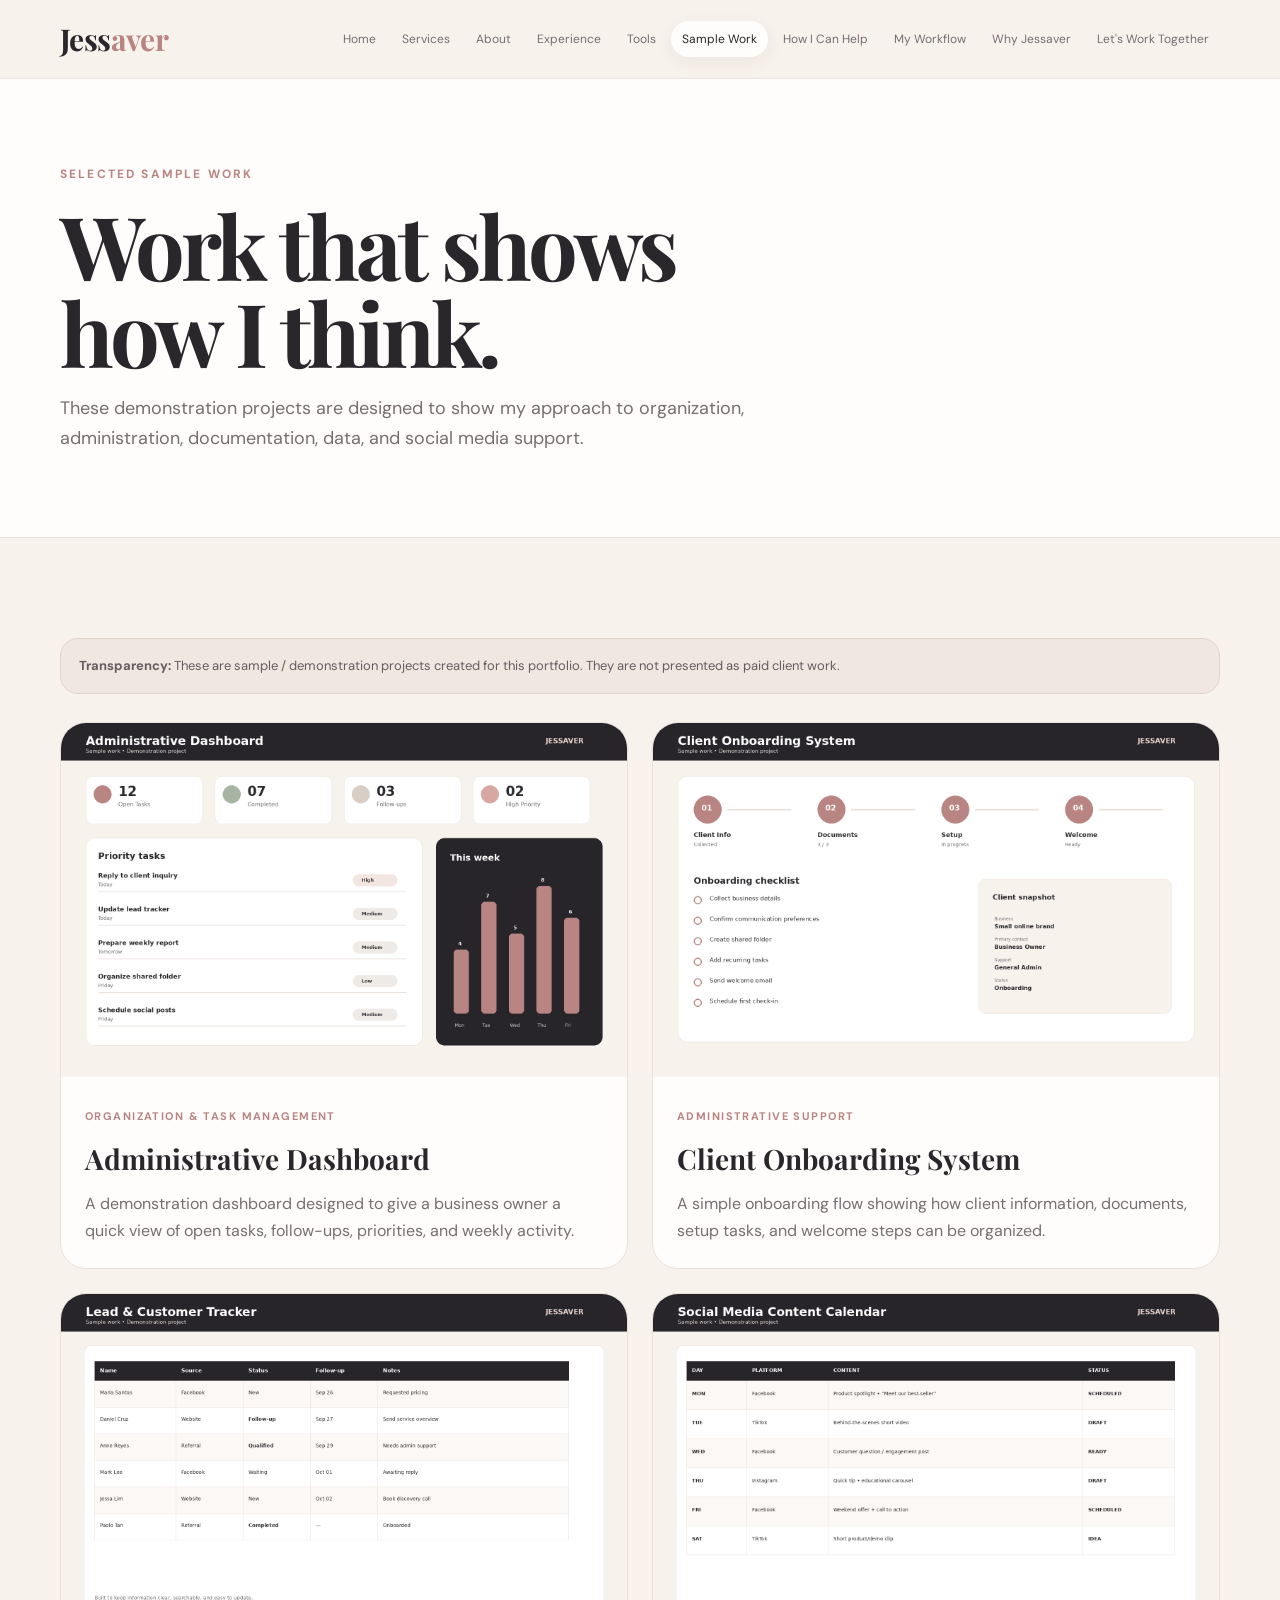
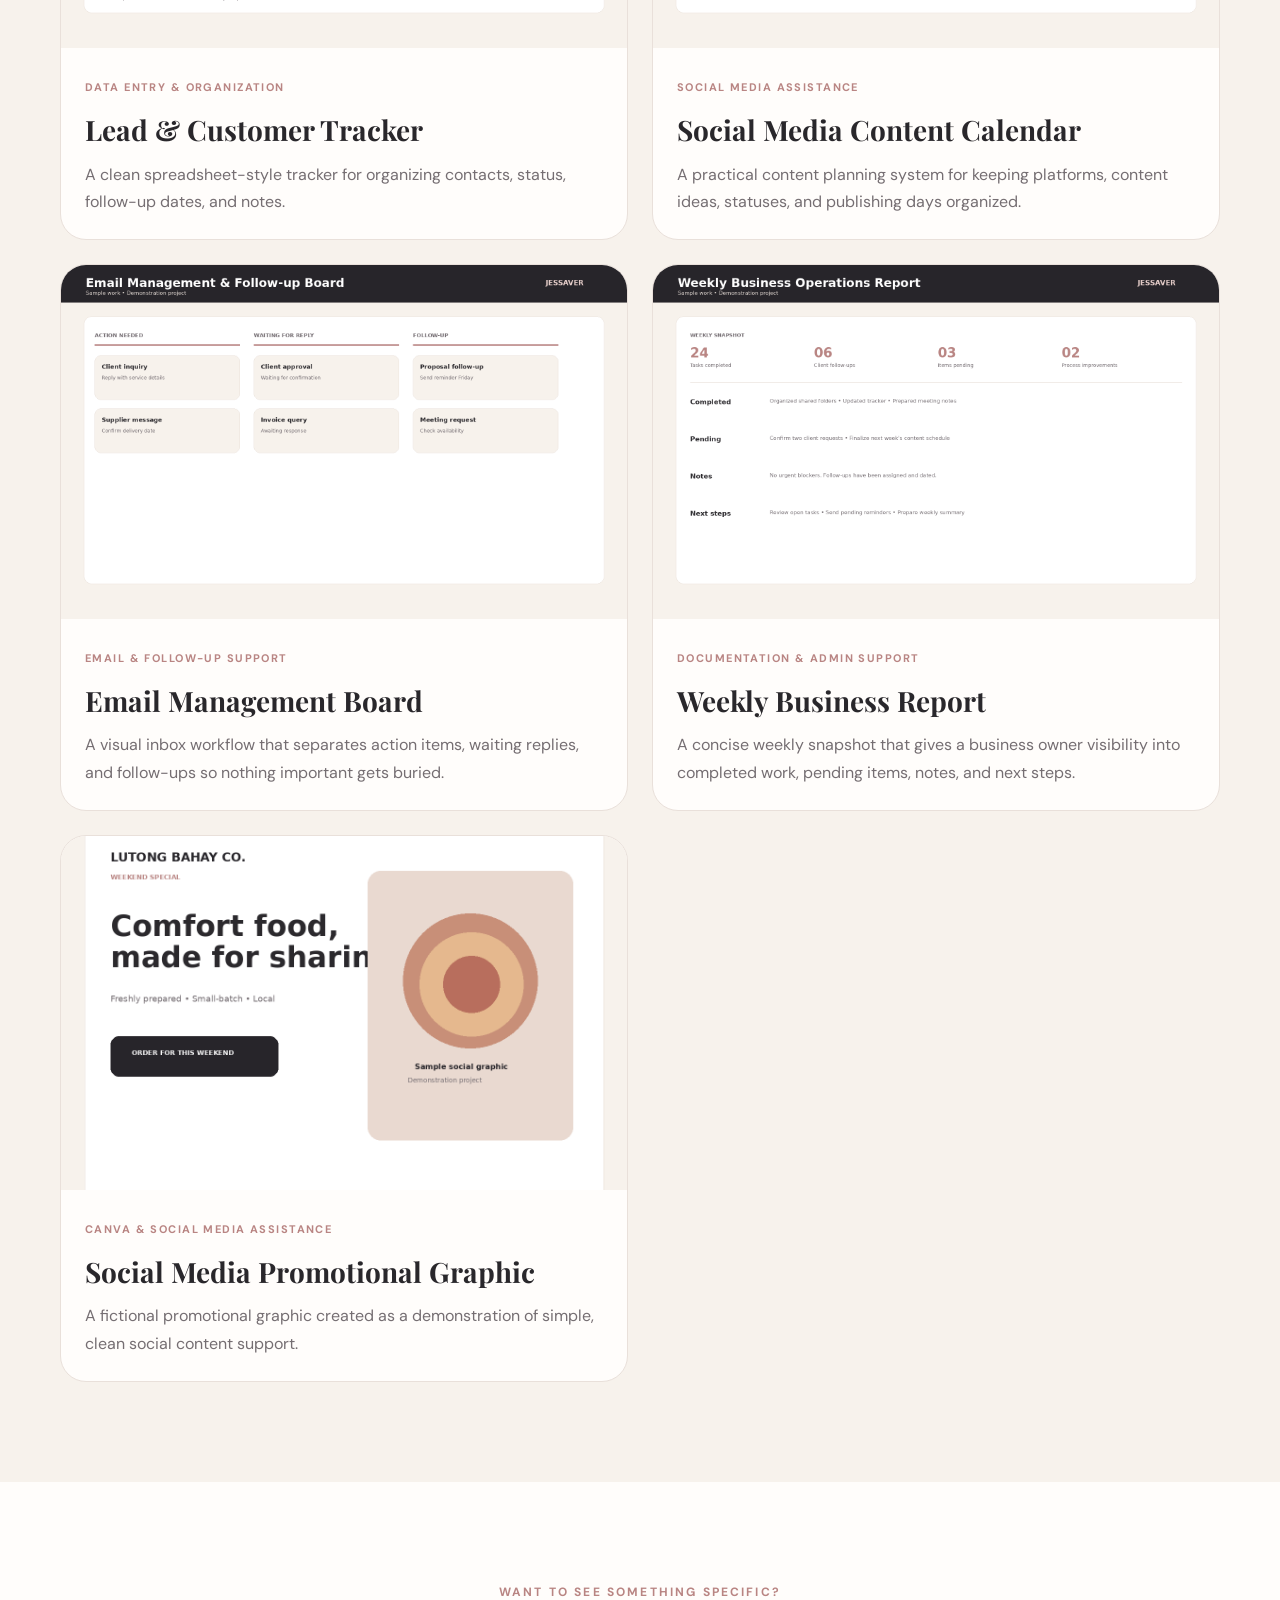
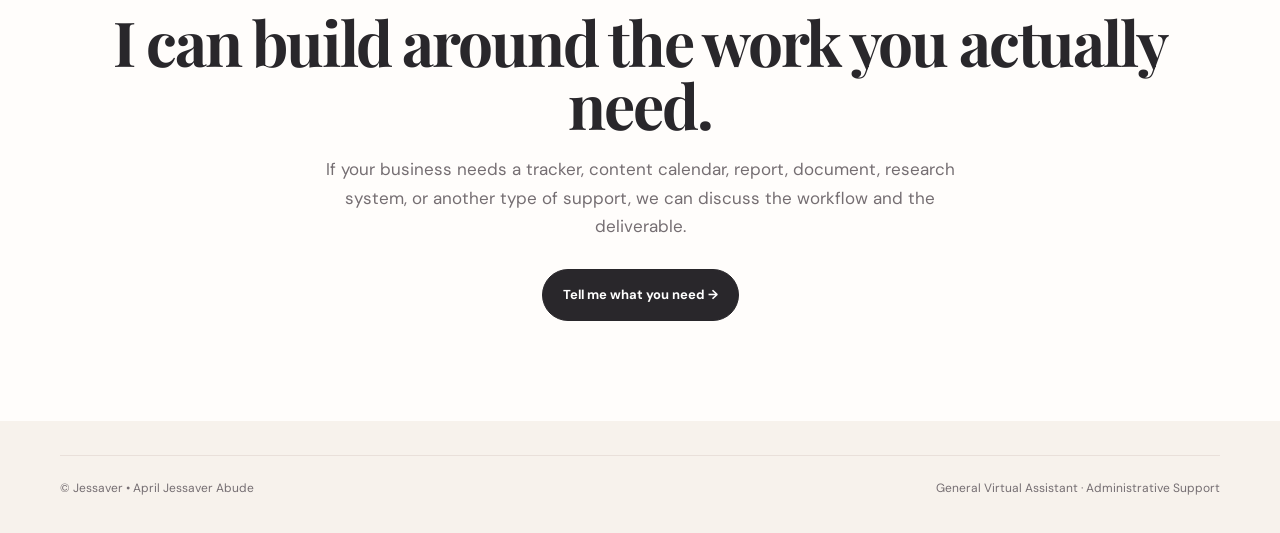
<file: portfolio.html>
<!doctype html><html lang="en"><head><meta charset="utf-8"><meta name="viewport" content="width=device-width,initial-scale=1"><meta name="description" content="Jessaver — General Virtual Assistant and Administrative Support portfolio."><title>Sample Work · Jessaver</title><link rel="stylesheet" href="style.css"></head><body><header class="site-header"><div class="container navbar">
      <a class="brand" href="index.html">Jess<span>aver</span></a>
      <nav class="navlinks"><a href="index.html" class="">Home</a><a href="services.html" class="">Services</a><a href="about.html" class="">About</a><a href="experience.html" class="">Experience</a><a href="tools.html" class="">Tools</a><a href="portfolio.html" class="active">Sample Work</a><a href="help.html" class="">How I Can Help</a><a href="workflow.html" class="">My Workflow</a><a href="why-jessaver.html" class="">Why Jessaver</a><a href="contact.html" class="">Let's Work Together</a></nav>
      <button class="menu-toggle" type="button" aria-expanded="false" aria-controls="mobile-menu" aria-label="Open navigation menu"><span></span><span></span><span></span></button>
      <div class="mobile-menu" id="mobile-menu" aria-hidden="true"><div class="mobile-menu-inner"><a href="index.html" class="">Home</a><a href="services.html" class="">Services</a><a href="about.html" class="">About</a><a href="experience.html" class="">Experience</a><a href="tools.html" class="">Tools</a><a href="portfolio.html" class="active">Sample Work</a><a href="help.html" class="">How I Can Help</a><a href="workflow.html" class="">My Workflow</a><a href="why-jessaver.html" class="">Why Jessaver</a><a href="contact.html" class="">Let's Work Together</a></div></div>
    </div></header>
<main><section class="page-hero"><div class="container"><div class="eyebrow">Selected sample work</div><h1>Work that shows<br>how I think.</h1><p>These demonstration projects are designed to show my approach to organization, administration, documentation, data, and social media support.</p></div></section>
<section class="section"><div class="container"><div class="notice"><strong>Transparency:</strong> These are sample / demonstration projects created for this portfolio. They are not presented as paid client work.</div><div class="portfolio-grid"><article class="work-card"><img src="assets/sample-dashboard.png" alt="Administrative Dashboard sample work"><div class="work-body"><span class="tag">Organization & Task Management</span><h3>Administrative Dashboard</h3><p>A demonstration dashboard designed to give a business owner a quick view of open tasks, follow-ups, priorities, and weekly activity.</p></div></article><article class="work-card"><img src="assets/sample-onboarding.png" alt="Client Onboarding System sample work"><div class="work-body"><span class="tag">Administrative Support</span><h3>Client Onboarding System</h3><p>A simple onboarding flow showing how client information, documents, setup tasks, and welcome steps can be organized.</p></div></article><article class="work-card"><img src="assets/sample-spreadsheet.png" alt="Lead &amp; Customer Tracker sample work"><div class="work-body"><span class="tag">Data Entry & Organization</span><h3>Lead & Customer Tracker</h3><p>A clean spreadsheet-style tracker for organizing contacts, status, follow-up dates, and notes.</p></div></article><article class="work-card"><img src="assets/sample-content-calendar.png" alt="Social Media Content Calendar sample work"><div class="work-body"><span class="tag">Social Media Assistance</span><h3>Social Media Content Calendar</h3><p>A practical content planning system for keeping platforms, content ideas, statuses, and publishing days organized.</p></div></article><article class="work-card"><img src="assets/sample-email.png" alt="Email Management Board sample work"><div class="work-body"><span class="tag">Email & Follow-up Support</span><h3>Email Management Board</h3><p>A visual inbox workflow that separates action items, waiting replies, and follow-ups so nothing important gets buried.</p></div></article><article class="work-card"><img src="assets/sample-weekly-report.png" alt="Weekly Business Report sample work"><div class="work-body"><span class="tag">Documentation & Admin Support</span><h3>Weekly Business Report</h3><p>A concise weekly snapshot that gives a business owner visibility into completed work, pending items, notes, and next steps.</p></div></article><article class="work-card"><img src="assets/sample-social-post.png" alt="Social Media Promotional Graphic sample work"><div class="work-body"><span class="tag">Canva & Social Media Assistance</span><h3>Social Media Promotional Graphic</h3><p>A fictional promotional graphic created as a demonstration of simple, clean social content support.</p></div></article></div></div></section>
<section class="section alt"><div class="container center"><div class="section-kicker">Want to see something specific?</div><h2>I can build around the work you actually need.</h2><p class="prose" style="max-width:680px;margin:18px auto 28px">If your business needs a tracker, content calendar, report, document, research system, or another type of support, we can discuss the workflow and the deliverable.</p><a class="btn primary" href="contact.html">Tell me what you need →</a></div></section>
</main><footer class="footer"><div class="container footer-row"><span>© Jessaver • April Jessaver Abude</span><span>General Virtual Assistant · Administrative Support</span></div></footer><script>
(function(){const b=document.querySelector('.menu-toggle'),m=document.querySelector('.mobile-menu');if(!b||!m)return;function close(){b.setAttribute('aria-expanded','false');b.setAttribute('aria-label','Open navigation menu');m.setAttribute('aria-hidden','true');m.classList.remove('open');}b.addEventListener('click',()=>{const open=b.getAttribute('aria-expanded')==='true';if(open)close();else{b.setAttribute('aria-expanded','true');b.setAttribute('aria-label','Close navigation menu');m.setAttribute('aria-hidden','false');m.classList.add('open');}});m.querySelectorAll('a').forEach(a=>a.addEventListener('click',close));window.addEventListener('resize',()=>{if(window.innerWidth>760)close();});})();
</script></body></html>
</file>
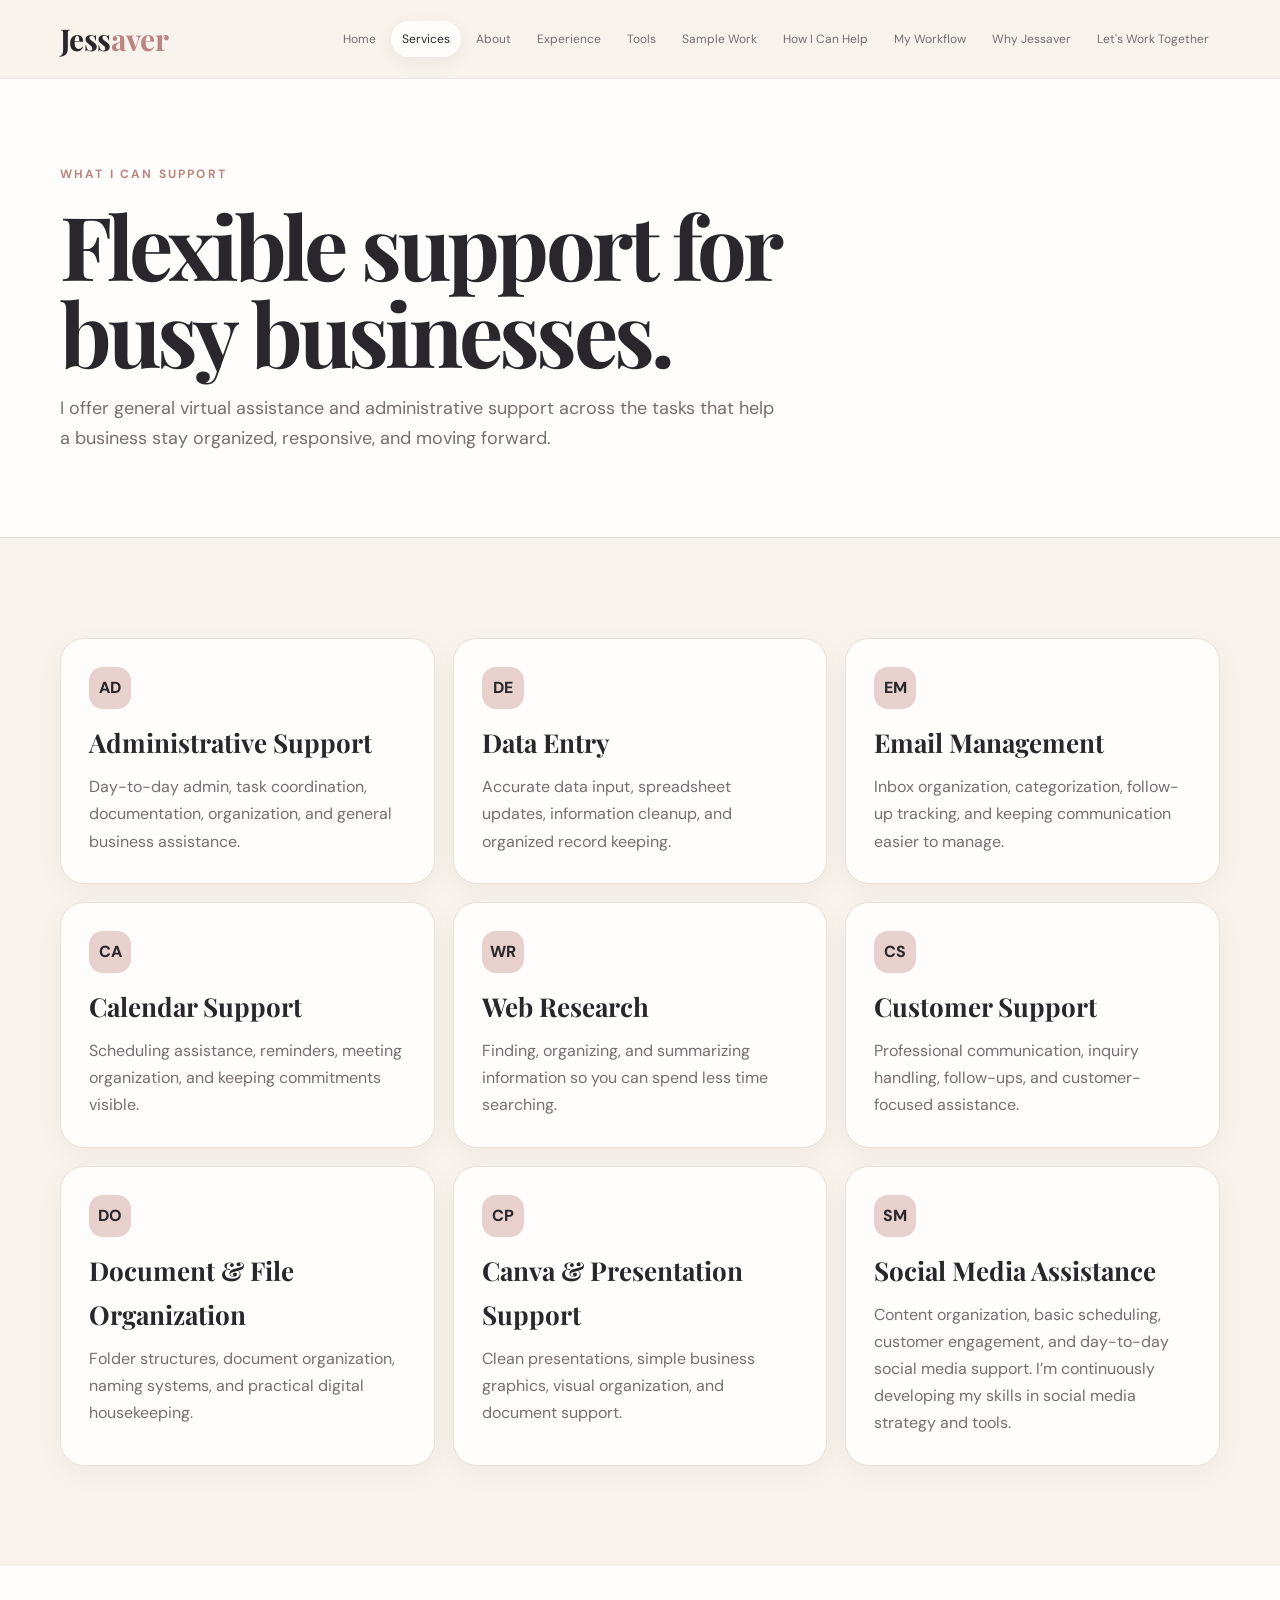
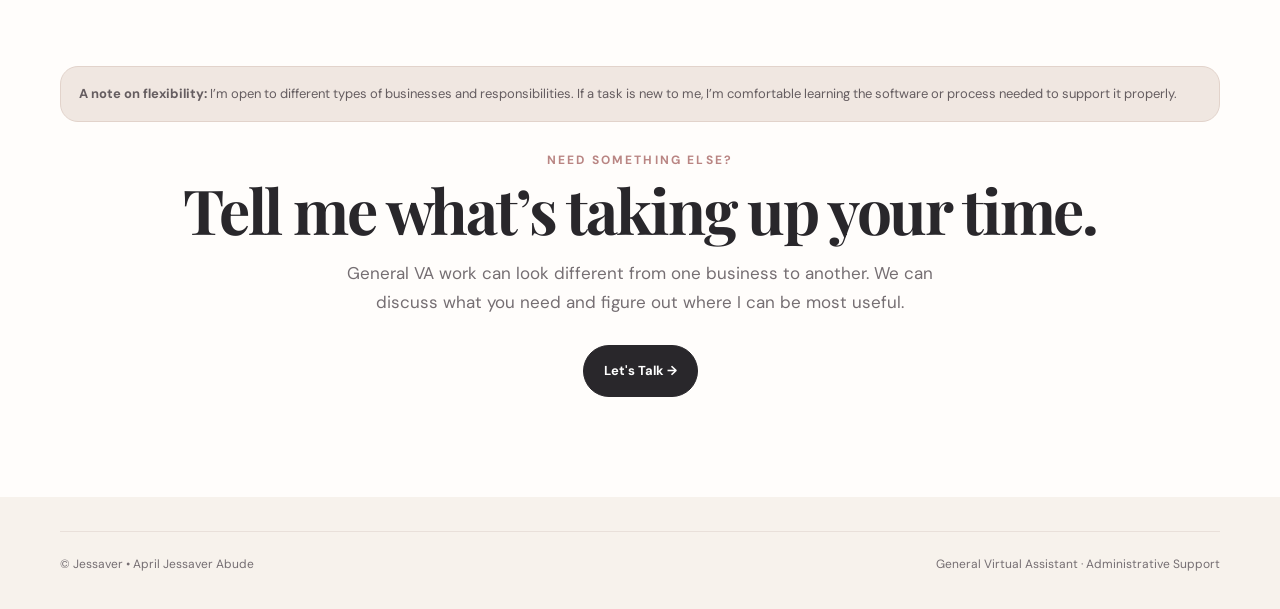
<file: services.html>
<!doctype html><html lang="en"><head><meta charset="utf-8"><meta name="viewport" content="width=device-width,initial-scale=1"><meta name="description" content="Jessaver — General Virtual Assistant and Administrative Support portfolio."><title>Services · Jessaver</title><link rel="stylesheet" href="style.css"></head><body><header class="site-header"><div class="container navbar">
      <a class="brand" href="index.html">Jess<span>aver</span></a>
      <nav class="navlinks"><a href="index.html" class="">Home</a><a href="services.html" class="active">Services</a><a href="about.html" class="">About</a><a href="experience.html" class="">Experience</a><a href="tools.html" class="">Tools</a><a href="portfolio.html" class="">Sample Work</a><a href="help.html" class="">How I Can Help</a><a href="workflow.html" class="">My Workflow</a><a href="why-jessaver.html" class="">Why Jessaver</a><a href="contact.html" class="">Let's Work Together</a></nav>
      <button class="menu-toggle" type="button" aria-expanded="false" aria-controls="mobile-menu" aria-label="Open navigation menu"><span></span><span></span><span></span></button>
      <div class="mobile-menu" id="mobile-menu" aria-hidden="true"><div class="mobile-menu-inner"><a href="index.html" class="">Home</a><a href="services.html" class="active">Services</a><a href="about.html" class="">About</a><a href="experience.html" class="">Experience</a><a href="tools.html" class="">Tools</a><a href="portfolio.html" class="">Sample Work</a><a href="help.html" class="">How I Can Help</a><a href="workflow.html" class="">My Workflow</a><a href="why-jessaver.html" class="">Why Jessaver</a><a href="contact.html" class="">Let's Work Together</a></div></div>
    </div></header>
<main><section class="page-hero"><div class="container"><div class="eyebrow">What I can support</div><h1>Flexible support for<br>busy businesses.</h1><p>I offer general virtual assistance and administrative support across the tasks that help a business stay organized, responsive, and moving forward.</p></div></section>
<section class="section"><div class="container"><div class="grid-3">
<div class="card service-card"><div><div class="icon">AD</div><h3>Administrative Support</h3><p>Day-to-day admin, task coordination, documentation, organization, and general business assistance.</p></div></div>
<div class="card service-card"><div><div class="icon">DE</div><h3>Data Entry</h3><p>Accurate data input, spreadsheet updates, information cleanup, and organized record keeping.</p></div></div>
<div class="card service-card"><div><div class="icon">EM</div><h3>Email Management</h3><p>Inbox organization, categorization, follow-up tracking, and keeping communication easier to manage.</p></div></div>
<div class="card service-card"><div><div class="icon">CA</div><h3>Calendar Support</h3><p>Scheduling assistance, reminders, meeting organization, and keeping commitments visible.</p></div></div>
<div class="card service-card"><div><div class="icon">WR</div><h3>Web Research</h3><p>Finding, organizing, and summarizing information so you can spend less time searching.</p></div></div>
<div class="card service-card"><div><div class="icon">CS</div><h3>Customer Support</h3><p>Professional communication, inquiry handling, follow-ups, and customer-focused assistance.</p></div></div>
<div class="card service-card"><div><div class="icon">DO</div><h3>Document & File Organization</h3><p>Folder structures, document organization, naming systems, and practical digital housekeeping.</p></div></div>
<div class="card service-card"><div><div class="icon">CP</div><h3>Canva & Presentation Support</h3><p>Clean presentations, simple business graphics, visual organization, and document support.</p></div></div>
<div class="card service-card"><div><div class="icon">SM</div><h3>Social Media Assistance</h3><p>Content organization, basic scheduling, customer engagement, and day-to-day social media support. I’m continuously developing my skills in social media strategy and tools.</p></div></div>
</div></div></section>
<section class="section alt"><div class="container"><div class="notice"><strong>A note on flexibility:</strong> I’m open to different types of businesses and responsibilities. If a task is new to me, I’m comfortable learning the software or process needed to support it properly.</div><div class="center"><div class="section-kicker">Need something else?</div><h2>Tell me what’s taking up your time.</h2><p class="prose" style="max-width:650px;margin:18px auto 28px">General VA work can look different from one business to another. We can discuss what you need and figure out where I can be most useful.</p><a class="btn primary" href="contact.html">Let's Talk →</a></div></div></section>
</main><footer class="footer"><div class="container footer-row"><span>© Jessaver • April Jessaver Abude</span><span>General Virtual Assistant · Administrative Support</span></div></footer><script>
(function(){const b=document.querySelector('.menu-toggle'),m=document.querySelector('.mobile-menu');if(!b||!m)return;function close(){b.setAttribute('aria-expanded','false');b.setAttribute('aria-label','Open navigation menu');m.setAttribute('aria-hidden','true');m.classList.remove('open');}b.addEventListener('click',()=>{const open=b.getAttribute('aria-expanded')==='true';if(open)close();else{b.setAttribute('aria-expanded','true');b.setAttribute('aria-label','Close navigation menu');m.setAttribute('aria-hidden','false');m.classList.add('open');}});m.querySelectorAll('a').forEach(a=>a.addEventListener('click',close));window.addEventListener('resize',()=>{if(window.innerWidth>760)close();});})();
</script></body></html>
</file>
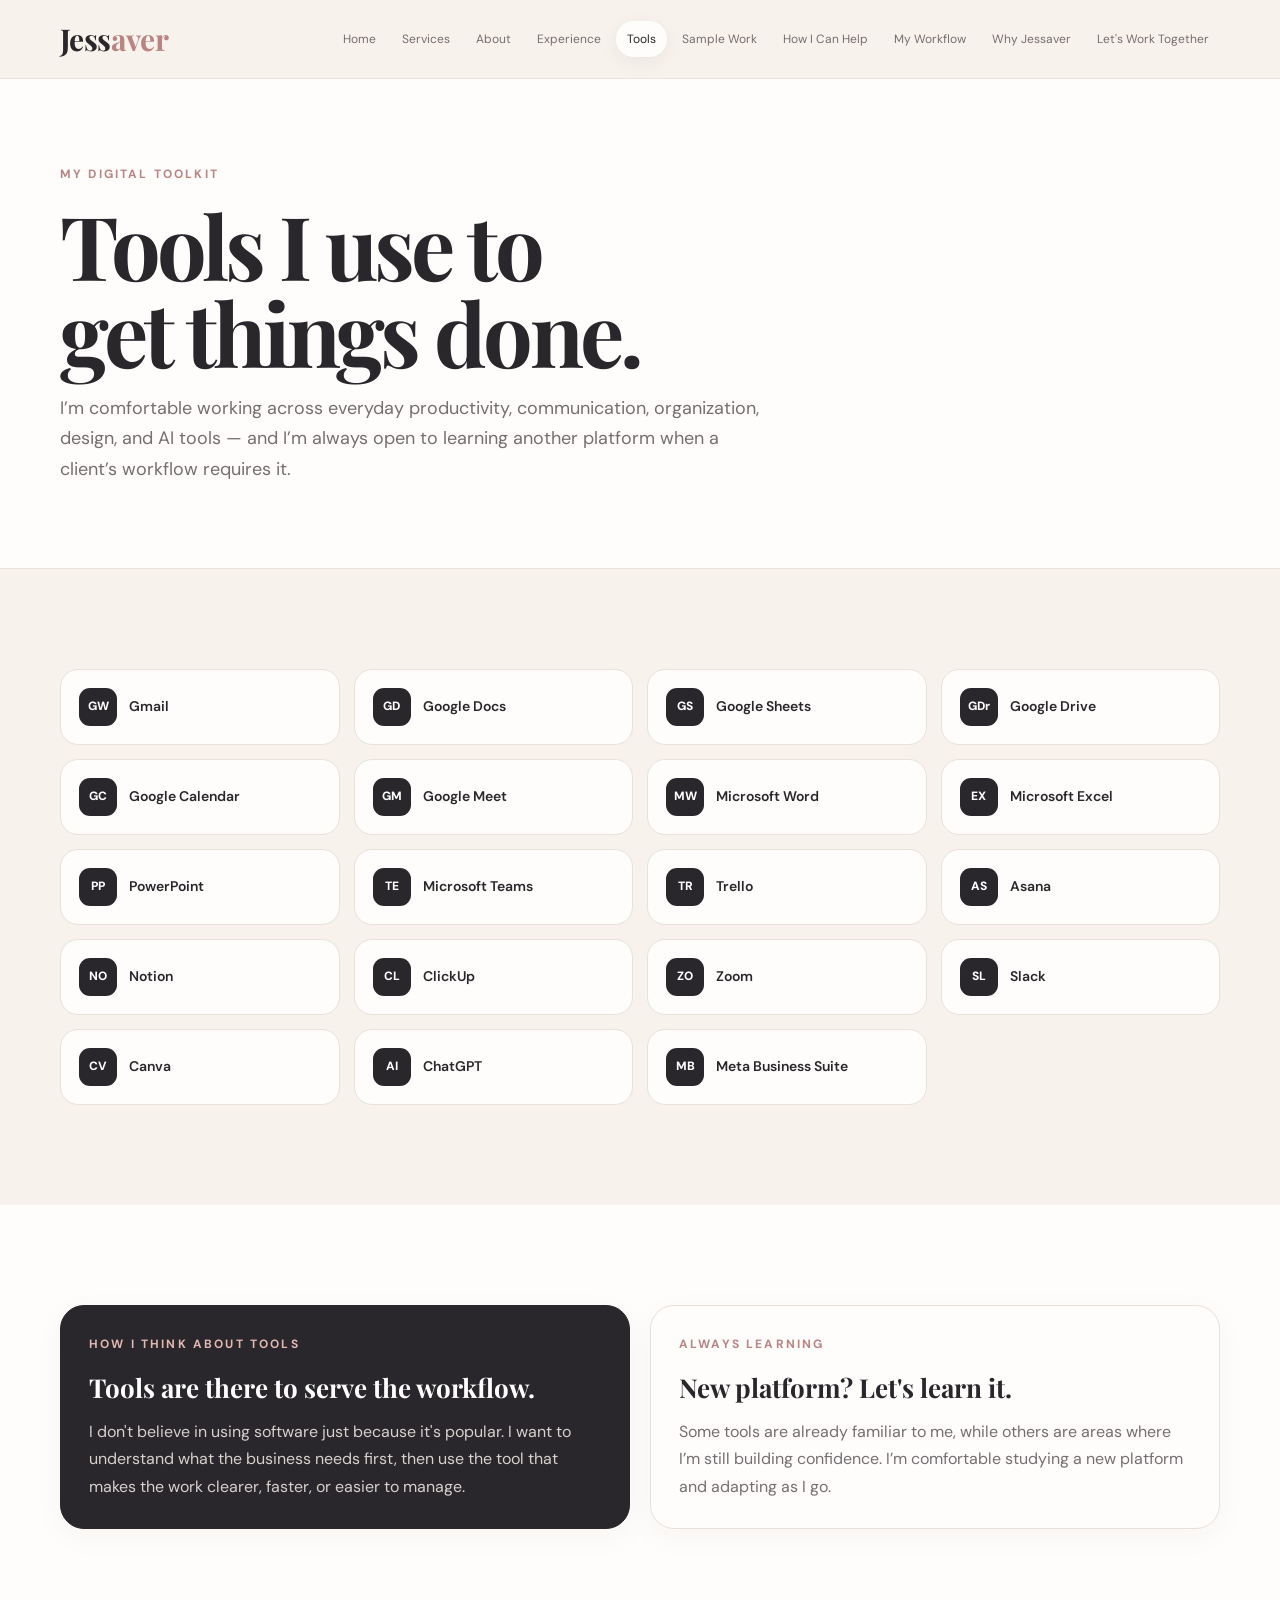
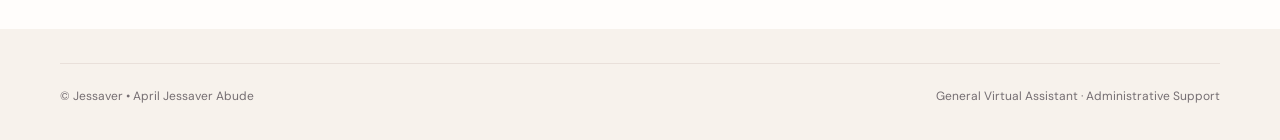
<file: tools.html>
<!doctype html><html lang="en"><head><meta charset="utf-8"><meta name="viewport" content="width=device-width,initial-scale=1"><meta name="description" content="Jessaver — General Virtual Assistant and Administrative Support portfolio."><title>Tools &amp; Toolkit · Jessaver</title><link rel="stylesheet" href="style.css"></head><body><header class="site-header"><div class="container navbar">
      <a class="brand" href="index.html">Jess<span>aver</span></a>
      <nav class="navlinks"><a href="index.html" class="">Home</a><a href="services.html" class="">Services</a><a href="about.html" class="">About</a><a href="experience.html" class="">Experience</a><a href="tools.html" class="active">Tools</a><a href="portfolio.html" class="">Sample Work</a><a href="help.html" class="">How I Can Help</a><a href="workflow.html" class="">My Workflow</a><a href="why-jessaver.html" class="">Why Jessaver</a><a href="contact.html" class="">Let's Work Together</a></nav>
      <button class="menu-toggle" type="button" aria-expanded="false" aria-controls="mobile-menu" aria-label="Open navigation menu"><span></span><span></span><span></span></button>
      <div class="mobile-menu" id="mobile-menu" aria-hidden="true"><div class="mobile-menu-inner"><a href="index.html" class="">Home</a><a href="services.html" class="">Services</a><a href="about.html" class="">About</a><a href="experience.html" class="">Experience</a><a href="tools.html" class="active">Tools</a><a href="portfolio.html" class="">Sample Work</a><a href="help.html" class="">How I Can Help</a><a href="workflow.html" class="">My Workflow</a><a href="why-jessaver.html" class="">Why Jessaver</a><a href="contact.html" class="">Let's Work Together</a></div></div>
    </div></header>
<main><section class="page-hero"><div class="container"><div class="eyebrow">My digital toolkit</div><h1>Tools I use to<br>get things done.</h1><p>I’m comfortable working across everyday productivity, communication, organization, design, and AI tools — and I’m always open to learning another platform when a client’s workflow requires it.</p></div></section>
<section class="section"><div class="container"><div class="tools-grid"><div class="tool"><div class="tool-mark">GW</div><span>Gmail</span></div><div class="tool"><div class="tool-mark">GD</div><span>Google Docs</span></div><div class="tool"><div class="tool-mark">GS</div><span>Google Sheets</span></div><div class="tool"><div class="tool-mark">GDr</div><span>Google Drive</span></div><div class="tool"><div class="tool-mark">GC</div><span>Google Calendar</span></div><div class="tool"><div class="tool-mark">GM</div><span>Google Meet</span></div><div class="tool"><div class="tool-mark">MW</div><span>Microsoft Word</span></div><div class="tool"><div class="tool-mark">EX</div><span>Microsoft Excel</span></div><div class="tool"><div class="tool-mark">PP</div><span>PowerPoint</span></div><div class="tool"><div class="tool-mark">TE</div><span>Microsoft Teams</span></div><div class="tool"><div class="tool-mark">TR</div><span>Trello</span></div><div class="tool"><div class="tool-mark">AS</div><span>Asana</span></div><div class="tool"><div class="tool-mark">NO</div><span>Notion</span></div><div class="tool"><div class="tool-mark">CL</div><span>ClickUp</span></div><div class="tool"><div class="tool-mark">ZO</div><span>Zoom</span></div><div class="tool"><div class="tool-mark">SL</div><span>Slack</span></div><div class="tool"><div class="tool-mark">CV</div><span>Canva</span></div><div class="tool"><div class="tool-mark">AI</div><span>ChatGPT</span></div><div class="tool"><div class="tool-mark">MB</div><span>Meta Business Suite</span></div></div></div></section>
<section class="section alt"><div class="container"><div class="grid-2">
<div class="card dark"><div class="section-kicker" style="color:#e2b7b1">How I think about tools</div><h3>Tools are there to serve the workflow.</h3><p>I don't believe in using software just because it's popular. I want to understand what the business needs first, then use the tool that makes the work clearer, faster, or easier to manage.</p></div>
<div class="card"><div class="section-kicker">Always learning</div><h3>New platform? Let's learn it.</h3><p>Some tools are already familiar to me, while others are areas where I’m still building confidence. I’m comfortable studying a new platform and adapting as I go.</p></div>
</div></div></section>
</main><footer class="footer"><div class="container footer-row"><span>© Jessaver • April Jessaver Abude</span><span>General Virtual Assistant · Administrative Support</span></div></footer><script>
(function(){const b=document.querySelector('.menu-toggle'),m=document.querySelector('.mobile-menu');if(!b||!m)return;function close(){b.setAttribute('aria-expanded','false');b.setAttribute('aria-label','Open navigation menu');m.setAttribute('aria-hidden','true');m.classList.remove('open');}b.addEventListener('click',()=>{const open=b.getAttribute('aria-expanded')==='true';if(open)close();else{b.setAttribute('aria-expanded','true');b.setAttribute('aria-label','Close navigation menu');m.setAttribute('aria-hidden','false');m.classList.add('open');}});m.querySelectorAll('a').forEach(a=>a.addEventListener('click',close));window.addEventListener('resize',()=>{if(window.innerWidth>760)close();});})();
</script></body></html>
</file>
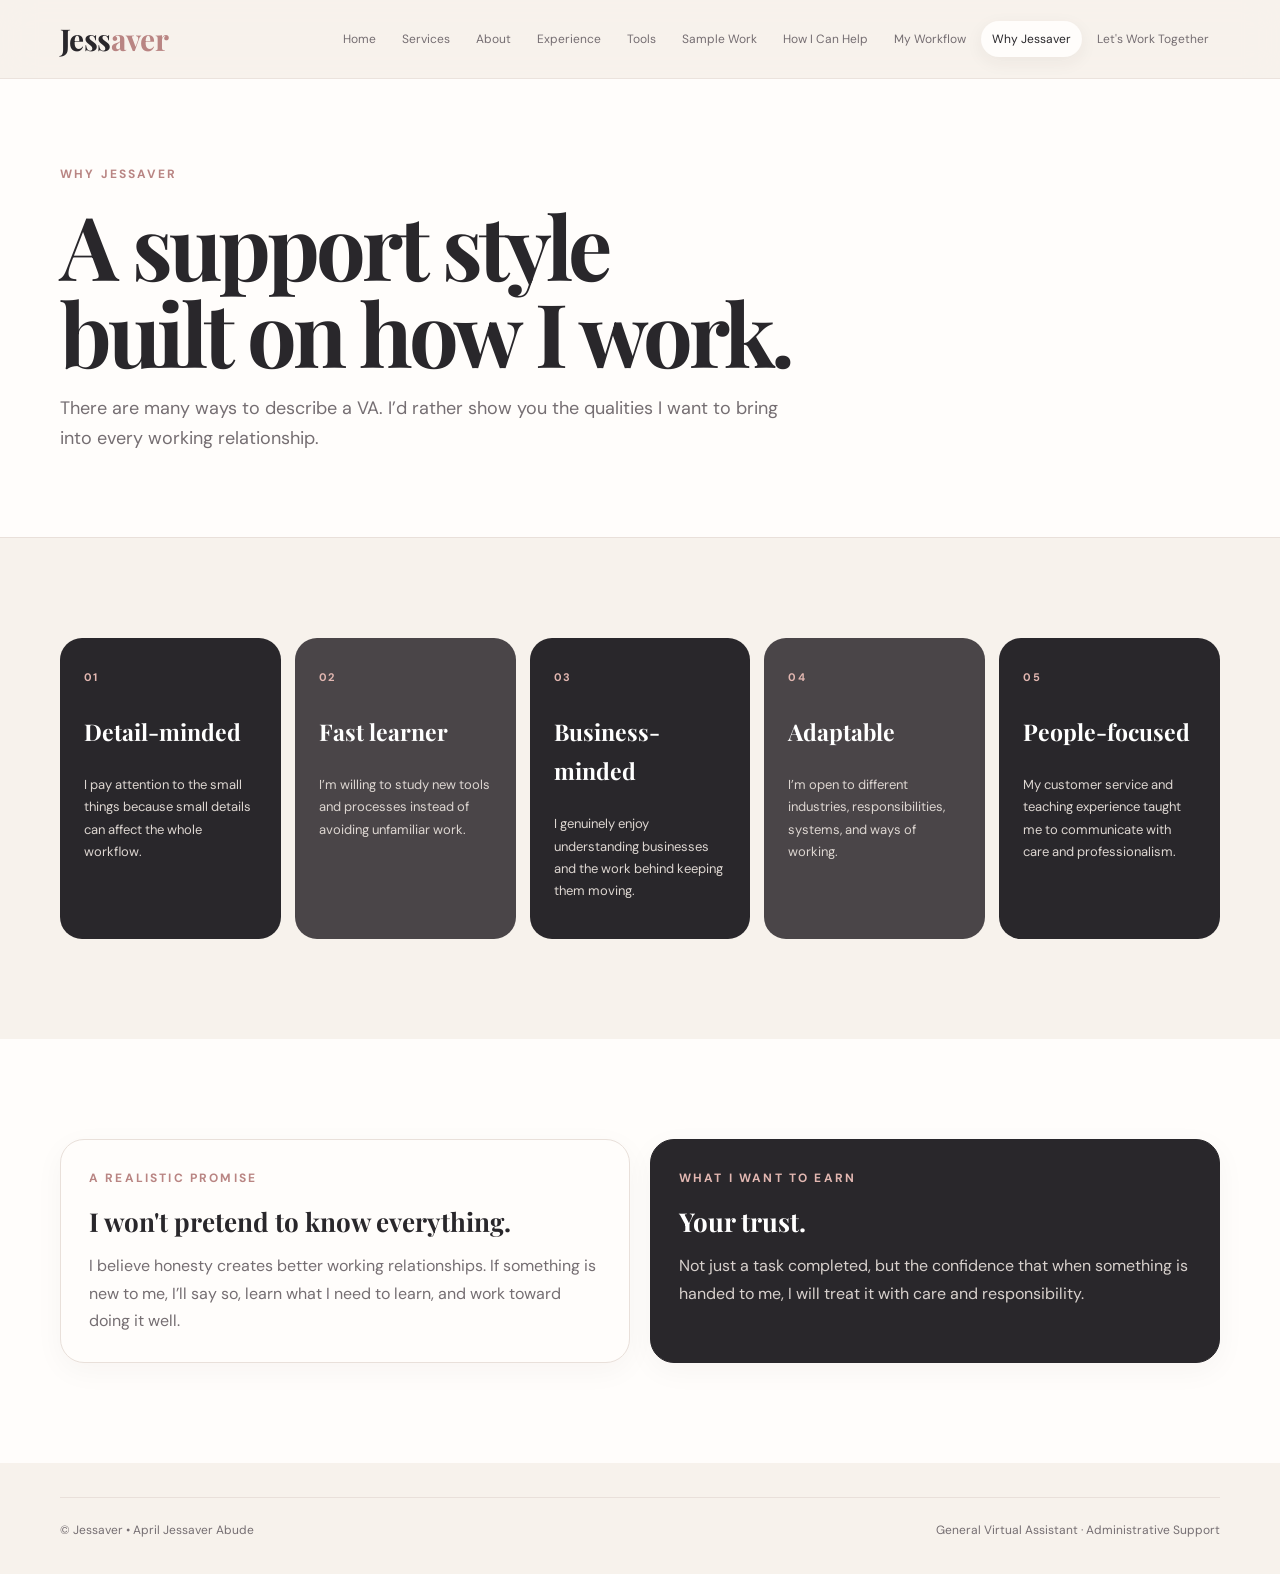
<file: why-jessaver.html>
<!doctype html><html lang="en"><head><meta charset="utf-8"><meta name="viewport" content="width=device-width,initial-scale=1"><meta name="description" content="Jessaver — General Virtual Assistant and Administrative Support portfolio."><title>Why Jessaver · Jessaver</title><link rel="stylesheet" href="style.css"></head><body><header class="site-header"><div class="container navbar">
      <a class="brand" href="index.html">Jess<span>aver</span></a>
      <nav class="navlinks"><a href="index.html" class="">Home</a><a href="services.html" class="">Services</a><a href="about.html" class="">About</a><a href="experience.html" class="">Experience</a><a href="tools.html" class="">Tools</a><a href="portfolio.html" class="">Sample Work</a><a href="help.html" class="">How I Can Help</a><a href="workflow.html" class="">My Workflow</a><a href="why-jessaver.html" class="active">Why Jessaver</a><a href="contact.html" class="">Let's Work Together</a></nav>
      <button class="menu-toggle" type="button" aria-expanded="false" aria-controls="mobile-menu" aria-label="Open navigation menu"><span></span><span></span><span></span></button>
      <div class="mobile-menu" id="mobile-menu" aria-hidden="true"><div class="mobile-menu-inner"><a href="index.html" class="">Home</a><a href="services.html" class="">Services</a><a href="about.html" class="">About</a><a href="experience.html" class="">Experience</a><a href="tools.html" class="">Tools</a><a href="portfolio.html" class="">Sample Work</a><a href="help.html" class="">How I Can Help</a><a href="workflow.html" class="">My Workflow</a><a href="why-jessaver.html" class="active">Why Jessaver</a><a href="contact.html" class="">Let's Work Together</a></div></div>
    </div></header>
<main><section class="page-hero"><div class="container"><div class="eyebrow">Why Jessaver</div><h1>A support style<br>built on how I work.</h1><p>There are many ways to describe a VA. I’d rather show you the qualities I want to bring into every working relationship.</p></div></section>
<section class="section"><div class="container"><div class="strengths">
<div class="strength"><div class="tag" style="color:#e2b7b1">01</div><h3>Detail-minded</h3><p>I pay attention to the small things because small details can affect the whole workflow.</p></div>
<div class="strength"><div class="tag" style="color:#e2b7b1">02</div><h3>Fast learner</h3><p>I’m willing to study new tools and processes instead of avoiding unfamiliar work.</p></div>
<div class="strength"><div class="tag" style="color:#e2b7b1">03</div><h3>Business-minded</h3><p>I genuinely enjoy understanding businesses and the work behind keeping them moving.</p></div>
<div class="strength"><div class="tag" style="color:#e2b7b1">04</div><h3>Adaptable</h3><p>I’m open to different industries, responsibilities, systems, and ways of working.</p></div>
<div class="strength"><div class="tag" style="color:#e2b7b1">05</div><h3>People-focused</h3><p>My customer service and teaching experience taught me to communicate with care and professionalism.</p></div>
</div></div></section>
<section class="section alt"><div class="container grid-2">
<div class="card"><div class="section-kicker">A realistic promise</div><h3>I won't pretend to know everything.</h3><p>I believe honesty creates better working relationships. If something is new to me, I’ll say so, learn what I need to learn, and work toward doing it well.</p></div>
<div class="card dark"><div class="section-kicker" style="color:#e2b7b1">What I want to earn</div><h3>Your trust.</h3><p>Not just a task completed, but the confidence that when something is handed to me, I will treat it with care and responsibility.</p></div>
</div></section>
</main><footer class="footer"><div class="container footer-row"><span>© Jessaver • April Jessaver Abude</span><span>General Virtual Assistant · Administrative Support</span></div></footer><script>
(function(){const b=document.querySelector('.menu-toggle'),m=document.querySelector('.mobile-menu');if(!b||!m)return;function close(){b.setAttribute('aria-expanded','false');b.setAttribute('aria-label','Open navigation menu');m.setAttribute('aria-hidden','true');m.classList.remove('open');}b.addEventListener('click',()=>{const open=b.getAttribute('aria-expanded')==='true';if(open)close();else{b.setAttribute('aria-expanded','true');b.setAttribute('aria-label','Close navigation menu');m.setAttribute('aria-hidden','false');m.classList.add('open');}});m.querySelectorAll('a').forEach(a=>a.addEventListener('click',close));window.addEventListener('resize',()=>{if(window.innerWidth>760)close();});})();
</script></body></html>
</file>
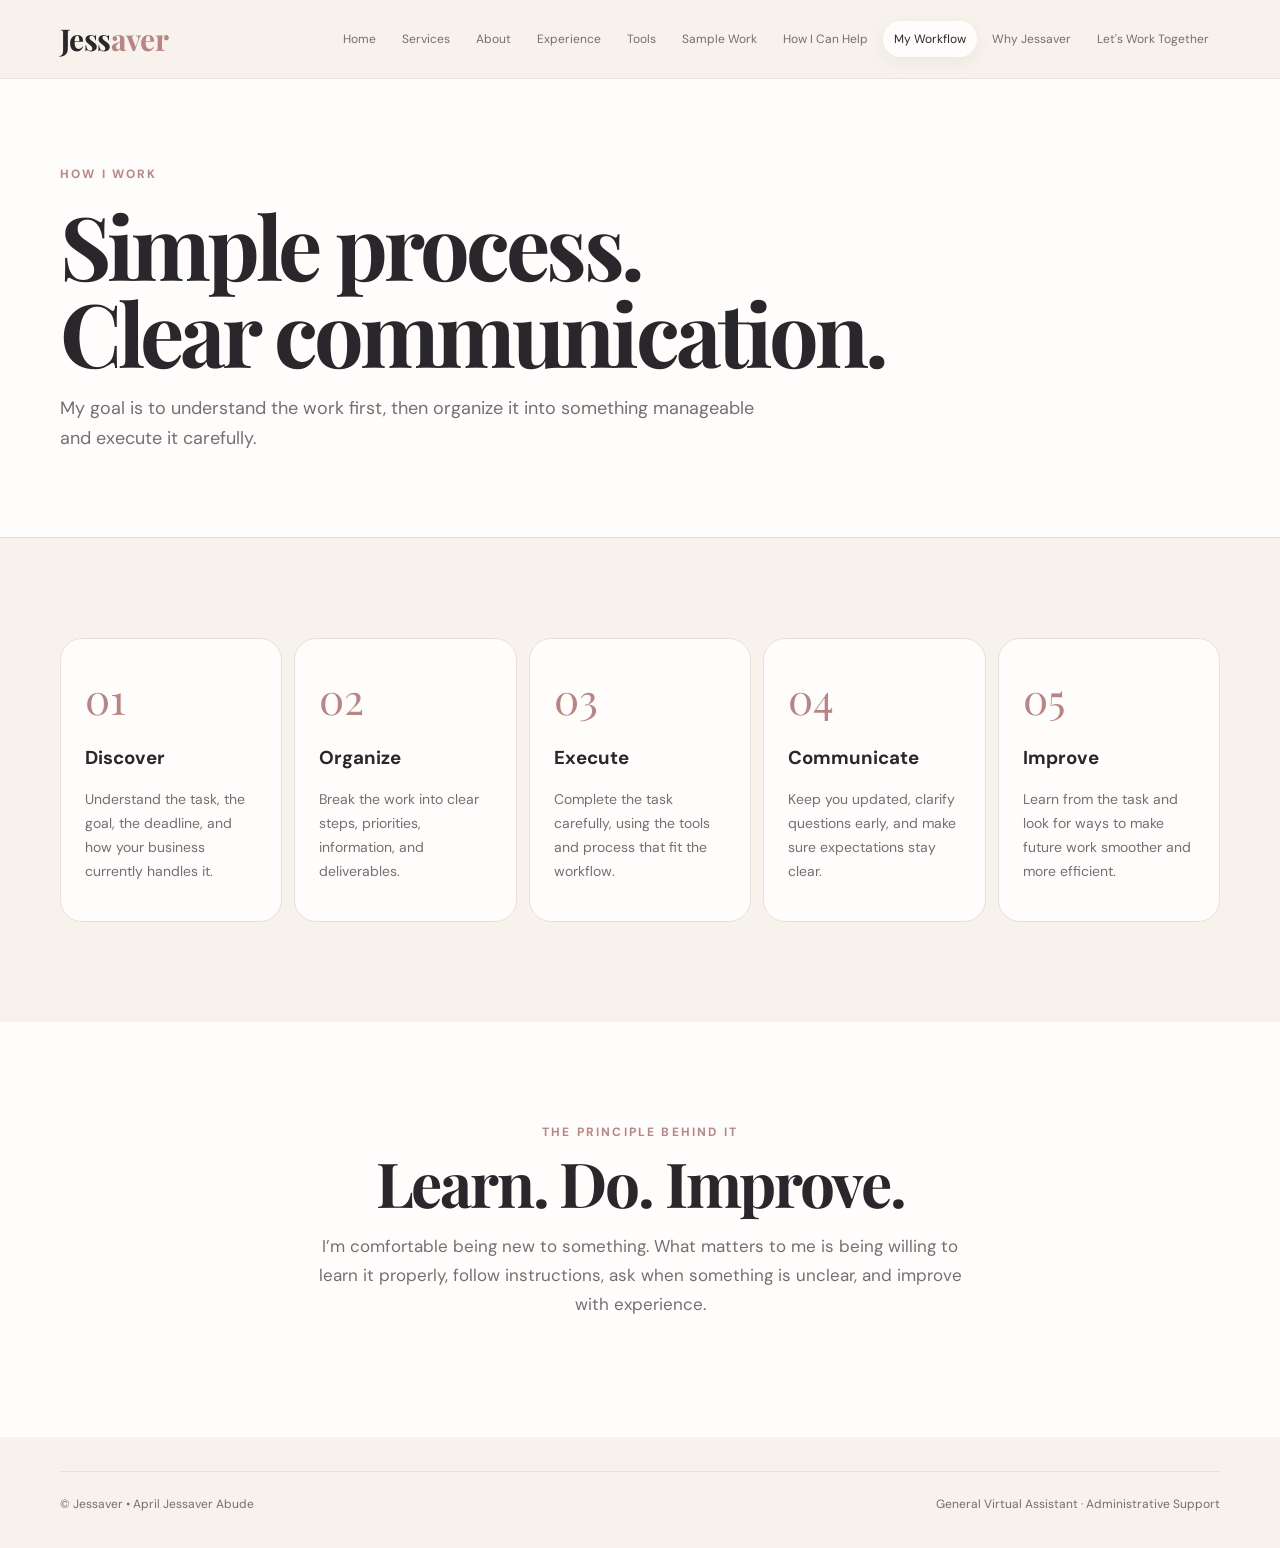
<file: workflow.html>
<!doctype html><html lang="en"><head><meta charset="utf-8"><meta name="viewport" content="width=device-width,initial-scale=1"><meta name="description" content="Jessaver — General Virtual Assistant and Administrative Support portfolio."><title>My Workflow · Jessaver</title><link rel="stylesheet" href="style.css"></head><body><header class="site-header"><div class="container navbar">
      <a class="brand" href="index.html">Jess<span>aver</span></a>
      <nav class="navlinks"><a href="index.html" class="">Home</a><a href="services.html" class="">Services</a><a href="about.html" class="">About</a><a href="experience.html" class="">Experience</a><a href="tools.html" class="">Tools</a><a href="portfolio.html" class="">Sample Work</a><a href="help.html" class="">How I Can Help</a><a href="workflow.html" class="active">My Workflow</a><a href="why-jessaver.html" class="">Why Jessaver</a><a href="contact.html" class="">Let's Work Together</a></nav>
      <button class="menu-toggle" type="button" aria-expanded="false" aria-controls="mobile-menu" aria-label="Open navigation menu"><span></span><span></span><span></span></button>
      <div class="mobile-menu" id="mobile-menu" aria-hidden="true"><div class="mobile-menu-inner"><a href="index.html" class="">Home</a><a href="services.html" class="">Services</a><a href="about.html" class="">About</a><a href="experience.html" class="">Experience</a><a href="tools.html" class="">Tools</a><a href="portfolio.html" class="">Sample Work</a><a href="help.html" class="">How I Can Help</a><a href="workflow.html" class="active">My Workflow</a><a href="why-jessaver.html" class="">Why Jessaver</a><a href="contact.html" class="">Let's Work Together</a></div></div>
    </div></header>
<main><section class="page-hero"><div class="container"><div class="eyebrow">How I work</div><h1>Simple process.<br>Clear communication.</h1><p>My goal is to understand the work first, then organize it into something manageable and execute it carefully.</p></div></section>
<section class="section"><div class="container"><div class="workflow">
<div class="step"><div class="step-num">01</div><h3>Discover</h3><p>Understand the task, the goal, the deadline, and how your business currently handles it.</p></div>
<div class="step"><div class="step-num">02</div><h3>Organize</h3><p>Break the work into clear steps, priorities, information, and deliverables.</p></div>
<div class="step"><div class="step-num">03</div><h3>Execute</h3><p>Complete the task carefully, using the tools and process that fit the workflow.</p></div>
<div class="step"><div class="step-num">04</div><h3>Communicate</h3><p>Keep you updated, clarify questions early, and make sure expectations stay clear.</p></div>
<div class="step"><div class="step-num">05</div><h3>Improve</h3><p>Learn from the task and look for ways to make future work smoother and more efficient.</p></div>
</div></div></section>
<section class="section alt"><div class="container"><div class="center"><div class="section-kicker">The principle behind it</div><h2>Learn. Do. Improve.</h2><p class="prose" style="max-width:670px;margin:18px auto">I’m comfortable being new to something. What matters to me is being willing to learn it properly, follow instructions, ask when something is unclear, and improve with experience.</p></div></div></section>
</main><footer class="footer"><div class="container footer-row"><span>© Jessaver • April Jessaver Abude</span><span>General Virtual Assistant · Administrative Support</span></div></footer><script>
(function(){const b=document.querySelector('.menu-toggle'),m=document.querySelector('.mobile-menu');if(!b||!m)return;function close(){b.setAttribute('aria-expanded','false');b.setAttribute('aria-label','Open navigation menu');m.setAttribute('aria-hidden','true');m.classList.remove('open');}b.addEventListener('click',()=>{const open=b.getAttribute('aria-expanded')==='true';if(open)close();else{b.setAttribute('aria-expanded','true');b.setAttribute('aria-label','Close navigation menu');m.setAttribute('aria-hidden','false');m.classList.add('open');}});m.querySelectorAll('a').forEach(a=>a.addEventListener('click',close));window.addEventListener('resize',()=>{if(window.innerWidth>760)close();});})();
</script></body></html>
</file>
<file: style.css>
@import url('https://fonts.googleapis.com/css2?family=DM+Sans:wght@400;500;600;700&family=Playfair+Display:wght@500;600;700&display=swap');
:root{--ink:#29272b;--muted:#756e72;--cream:#f7f2ec;--paper:#fffdfb;--rose:#b98583;--rose2:#e8d1cc;--taupe:#d8ccc2;--line:#e9e0da;--sage:#aab5a5;--shadow:0 24px 70px rgba(45,37,36,.10);--radius:24px}
*{box-sizing:border-box}html{scroll-behavior:smooth}body{margin:0;background:var(--cream);color:var(--ink);font-family:"DM Sans",system-ui,sans-serif;line-height:1.7}a{color:inherit;text-decoration:none}.container{width:min(1160px,calc(100% - 40px));margin:auto}
.site-header{position:sticky;top:0;z-index:30;background:rgba(247,242,236,.88);backdrop-filter:blur(16px);border-bottom:1px solid rgba(233,224,218,.8)}
.navbar{height:78px;display:flex;align-items:center;justify-content:space-between;gap:24px}.brand{font-family:"Playfair Display",serif;font-size:30px;font-weight:700;letter-spacing:-.02em}.brand span{color:var(--rose)}
.navlinks{display:flex;gap:4px;align-items:center;flex-wrap:wrap;justify-content:flex-end}.navlinks a{padding:8px 11px;font-size:12px;color:var(--muted);border-radius:999px}.navlinks a:hover,.navlinks a.active{background:var(--paper);color:var(--ink);box-shadow:0 5px 18px rgba(45,37,36,.06)}
.mobile-note{display:none}
.hero{padding:88px 0 80px;min-height:calc(100vh - 78px);display:grid;grid-template-columns:1.03fr .97fr;gap:70px;align-items:center}
.eyebrow{font-size:12px;letter-spacing:.18em;text-transform:uppercase;font-weight:700;color:var(--rose);margin-bottom:18px}.hero h1{font-family:"Playfair Display",serif;font-size:clamp(58px,7vw,96px);line-height:.98;letter-spacing:-.045em;margin:0 0 28px;max-width:720px}.hero h1 em{font-style:normal;color:var(--rose)}.lead{font-size:19px;color:var(--muted);max-width:610px}.actions{display:flex;gap:12px;flex-wrap:wrap;margin-top:30px}.btn{display:inline-flex;align-items:center;justify-content:center;gap:9px;padding:14px 20px;border-radius:999px;font-weight:700;font-size:13px;border:1px solid var(--ink);transition:.2s}.btn.primary{background:var(--ink);color:white}.btn.secondary{background:transparent}.btn:hover{transform:translateY(-2px);box-shadow:0 12px 25px rgba(41,39,43,.12)}
.hero-photo{position:relative}.photo-frame{background:var(--paper);padding:14px;border-radius:32px;box-shadow:var(--shadow);transform:rotate(1.2deg)}.photo-frame img{width:100%;display:block;border-radius:22px}.floating-card{position:absolute;left:-34px;bottom:38px;background:var(--ink);color:white;padding:18px 20px;border-radius:18px;box-shadow:var(--shadow);max-width:250px}.floating-card small{color:#d7cfca;display:block;font-size:11px;text-transform:uppercase;letter-spacing:.12em}.floating-card strong{display:block;font-family:"Playfair Display",serif;font-size:22px;line-height:1.15;margin-top:5px}
.section{padding:100px 0}.section.alt{background:var(--paper)}.section-head{display:flex;align-items:end;justify-content:space-between;gap:30px;margin-bottom:42px}.section-kicker{font-size:12px;letter-spacing:.18em;text-transform:uppercase;color:var(--rose);font-weight:700}.section h2{font-family:"Playfair Display",serif;font-size:clamp(40px,5vw,62px);line-height:1.02;letter-spacing:-.035em;margin:8px 0 0}.section-head p{max-width:480px;color:var(--muted);margin:0}
.grid-3{display:grid;grid-template-columns:repeat(3,1fr);gap:18px}.grid-2{display:grid;grid-template-columns:repeat(2,1fr);gap:20px}.card{background:var(--paper);border:1px solid var(--line);border-radius:var(--radius);padding:28px;box-shadow:0 8px 30px rgba(45,37,36,.04)}.card.dark{background:var(--ink);color:white;border-color:var(--ink)}.card h3{font-family:"Playfair Display",serif;font-size:26px;margin:12px 0 8px}.card p{color:var(--muted);margin:0}.dark p{color:#d7d0cc}
.icon{width:42px;height:42px;border-radius:14px;background:var(--rose2);display:grid;place-items:center;color:var(--ink);font-weight:800}.service-card{min-height:235px;display:flex;flex-direction:column;justify-content:space-between}.service-card .num{font-size:12px;color:var(--rose);font-weight:700;letter-spacing:.12em}
.marquee{overflow:hidden;border-top:1px solid var(--line);border-bottom:1px solid var(--line);padding:16px 0;background:#f2ebe5}.marquee-inner{display:flex;gap:35px;white-space:nowrap;font-size:12px;text-transform:uppercase;letter-spacing:.16em;color:var(--muted)}.marquee-inner span::after{content:"✦";margin-left:35px;color:var(--rose)}
.page-hero{padding:85px 0 65px;background:var(--paper);border-bottom:1px solid var(--line)}.page-hero h1{font-family:"Playfair Display",serif;font-size:clamp(52px,7vw,88px);line-height:.98;letter-spacing:-.045em;margin:10px 0 18px}.page-hero p{font-size:18px;color:var(--muted);max-width:720px}
.about-layout{display:grid;grid-template-columns:.8fr 1.2fr;gap:70px;align-items:center}.about-photo{background:var(--ink);border-radius:28px;padding:12px;box-shadow:var(--shadow)}.about-photo img{width:100%;display:block;border-radius:20px}.quote{font-family:"Playfair Display",serif;font-size:34px;line-height:1.2;margin:30px 0}.prose{font-size:17px;color:var(--muted)}
.timeline{display:grid;gap:16px}.role{display:grid;grid-template-columns:110px 1fr;gap:24px;padding:28px 0;border-bottom:1px solid var(--line)}.role-number{font-family:"Playfair Display",serif;font-size:32px;color:var(--rose)}.role h3{font-size:22px;margin:0}.role .company{color:var(--rose);font-weight:700;font-size:13px;text-transform:uppercase;letter-spacing:.1em}.role p{color:var(--muted);margin:10px 0 0}
.tools-grid{display:grid;grid-template-columns:repeat(4,1fr);gap:14px}.tool{background:var(--paper);border:1px solid var(--line);border-radius:18px;padding:18px;display:flex;align-items:center;gap:12px}.tool-mark{width:38px;height:38px;border-radius:11px;background:var(--ink);color:white;display:grid;place-items:center;font-size:12px;font-weight:800}.tool span{font-weight:600;font-size:14px}
.portfolio-grid{display:grid;grid-template-columns:repeat(2,1fr);gap:24px}.work-card{background:var(--paper);border:1px solid var(--line);border-radius:26px;overflow:hidden;transition:.25s}.work-card:hover{transform:translateY(-5px);box-shadow:var(--shadow)}.work-card img{width:100%;display:block;aspect-ratio:16/10;object-fit:cover}.work-body{padding:24px}.tag{display:inline-block;font-size:11px;text-transform:uppercase;letter-spacing:.13em;color:var(--rose);font-weight:700}.work-body h3{font-family:"Playfair Display",serif;font-size:28px;margin:7px 0}.work-body p{color:var(--muted);margin:0}
.problem-grid{display:grid;grid-template-columns:repeat(2,1fr);gap:16px}.problem{padding:28px;border:1px solid var(--line);background:var(--paper);border-radius:22px}.problem .problem-q{font-family:"Playfair Display",serif;font-size:25px}.arrow{color:var(--rose);font-size:20px;margin:10px 0}.problem strong{font-size:15px}
.workflow{display:grid;grid-template-columns:repeat(5,1fr);gap:12px}.step{padding:24px;border-radius:22px;background:var(--paper);border:1px solid var(--line);min-height:240px}.step-num{font-family:"Playfair Display",serif;font-size:42px;color:var(--rose)}.step h3{margin:8px 0}.step p{color:var(--muted);font-size:14px}
.strengths{display:grid;grid-template-columns:repeat(5,1fr);gap:14px}.strength{background:var(--ink);color:white;padding:24px;border-radius:22px;min-height:190px}.strength:nth-child(even){background:#4a4548}.strength h3{font-family:"Playfair Display",serif;font-size:23px}.strength p{color:#ddd6d1;font-size:13px}
.cta{background:var(--ink);color:white;border-radius:34px;padding:60px;display:grid;grid-template-columns:1.2fr .8fr;gap:40px;align-items:center}.cta h2{font-family:"Playfair Display",serif;font-size:clamp(42px,5vw,68px);line-height:1;margin:0 0 18px}.cta p{color:#d7d0cc}.contact-list{display:grid;gap:12px}.contact-item{background:#3a3639;border:1px solid #514b4f;border-radius:18px;padding:17px 18px}.contact-item small{display:block;color:#bdb4af;font-size:10px;text-transform:uppercase;letter-spacing:.14em}.contact-item a{font-weight:700}
.footer{padding:34px 0;color:var(--muted);font-size:12px}.footer-row{display:flex;justify-content:space-between;gap:20px;border-top:1px solid var(--line);padding-top:22px}
.notice{background:#f0e7e1;border:1px solid #e2d3cb;border-radius:18px;padding:16px 18px;color:#655d60;font-size:13px;margin-bottom:28px}
.center{text-align:center}.center .section-head{display:block}.center .section-head p{margin:16px auto 0}
@media(max-width:1050px){.navlinks a:nth-child(n+6){display:none}.hero{gap:40px}.tools-grid{grid-template-columns:repeat(3,1fr)}.workflow{grid-template-columns:repeat(3,1fr)}.strengths{grid-template-columns:repeat(3,1fr)}}
@media(max-width:760px){.navbar{height:auto;min-height:72px;align-items:flex-start;padding:15px 0}.navlinks{display:none}.mobile-note{display:block;font-size:11px;color:var(--muted);margin-top:8px}.hero{grid-template-columns:1fr;padding:65px 0}.hero-photo{max-width:560px;margin:0 auto}.floating-card{left:12px}.grid-3,.grid-2,.portfolio-grid,.problem-grid{grid-template-columns:1fr}.section{padding:72px 0}.section-head{display:block}.section-head p{margin-top:16px}.about-layout{grid-template-columns:1fr;gap:35px}.role{grid-template-columns:70px 1fr}.tools-grid{grid-template-columns:repeat(2,1fr)}.workflow{grid-template-columns:1fr 1fr}.strengths{grid-template-columns:1fr 1fr}.cta{grid-template-columns:1fr;padding:38px 28px}.page-hero{padding:62px 0 48px}}
@media(max-width:480px){.container{width:min(100% - 28px,1160px)}.hero h1{font-size:53px}.lead{font-size:17px}.tools-grid,.workflow,.strengths{grid-template-columns:1fr}.role{grid-template-columns:1fr;gap:4px}.floating-card{position:relative;left:auto;bottom:auto;margin:-35px 14px 0;z-index:2}.cta{border-radius:24px}}

/* Responsive polish — mobile navigation + overflow protection */
html,body{max-width:100%;overflow-x:clip}
img{max-width:100%;height:auto}.hero>*,.about-layout>*,.cta>*{min-width:0}
.menu-toggle{display:none;border:1px solid var(--line);background:var(--paper);width:44px;height:44px;border-radius:14px;padding:10px;cursor:pointer;align-items:center;justify-content:center;flex-direction:column;gap:4px;box-shadow:0 5px 18px rgba(45,37,36,.06)}
.menu-toggle span{display:block;width:20px;height:2px;background:var(--ink);border-radius:3px;transition:.2s}
.menu-toggle[aria-expanded="true"] span:nth-child(1){transform:translateY(6px) rotate(45deg)}
.menu-toggle[aria-expanded="true"] span:nth-child(2){opacity:0}
.menu-toggle[aria-expanded="true"] span:nth-child(3){transform:translateY(-6px) rotate(-45deg)}
.mobile-menu{display:none}
@media(max-width:1050px) and (min-width:761px){.navbar{gap:14px}.navlinks a{padding:8px 8px;font-size:11px}.hero{gap:40px}}
@media(max-width:760px){
  .site-header{position:sticky;top:0}
  .navbar{height:72px;min-height:72px;padding:12px 0;align-items:center;position:relative}
  .brand{font-size:28px}
  .navlinks{display:none}
  .menu-toggle{display:flex;margin-left:auto;flex:0 0 auto}
  .mobile-menu{position:absolute;display:block;left:0;right:0;top:72px;background:rgba(247,242,236,.98);backdrop-filter:blur(18px);border-bottom:1px solid var(--line);box-shadow:0 18px 35px rgba(45,37,36,.10);padding:8px 14px;opacity:0;visibility:hidden;transform:translateY(-8px);transition:.2s ease;z-index:50}
  .mobile-menu.open{opacity:1;visibility:visible;transform:translateY(0)}
  .mobile-menu-inner{display:grid;gap:3px;max-height:calc(100vh - 90px);overflow:auto;padding:4px 0 8px}
  .mobile-menu a{display:block;padding:12px 14px;border-radius:12px;font-size:14px;color:var(--muted)}
  .mobile-menu a:hover,.mobile-menu a.active{background:var(--paper);color:var(--ink);box-shadow:0 4px 14px rgba(45,37,36,.05)}
  .hero{grid-template-columns:1fr;padding:52px 0 64px;gap:42px;min-height:auto}
  .hero h1{font-size:clamp(48px,14vw,70px);line-height:.98;overflow-wrap:break-word}
  .lead{font-size:17px}
  .hero-photo{width:100%;max-width:560px;margin:0 auto}
  .photo-frame{padding:9px;border-radius:24px}
  .photo-frame img{border-radius:17px}
  .floating-card{left:auto;right:12px;bottom:auto;margin-top:-34px;max-width:calc(100% - 24px);position:relative}
  .section{padding:68px 0}
  .section h2{font-size:clamp(38px,11vw,54px)}
  .section-head{display:block;margin-bottom:30px}
  .section-head p{margin-top:14px}
  .grid-3,.grid-2,.portfolio-grid,.problem-grid{grid-template-columns:1fr}
  .about-layout{grid-template-columns:1fr;gap:32px}
  .about-photo{max-width:560px;margin:auto}
  .role{grid-template-columns:1fr;gap:4px}
  .tools-grid{grid-template-columns:repeat(2,minmax(0,1fr))}
  .workflow{grid-template-columns:1fr 1fr}
  .strengths{grid-template-columns:1fr 1fr}
  .cta{grid-template-columns:1fr;padding:38px 24px;border-radius:26px}
  .page-hero{padding:58px 0 46px}
  .page-hero h1{font-size:clamp(48px,13vw,70px)}
  .footer-row{flex-direction:column;gap:8px}
}
@media(max-width:480px){
  .container{width:calc(100% - 28px)}
  .hero h1{font-size:50px}
  .tools-grid,.workflow,.strengths{grid-template-columns:1fr}
  .actions{width:100%}.actions .btn{width:100%}
  .portfolio-grid{gap:18px}
  .work-body{padding:20px}
  .work-body h3{font-size:25px}
  .cta{padding:32px 20px}
}
</file>
